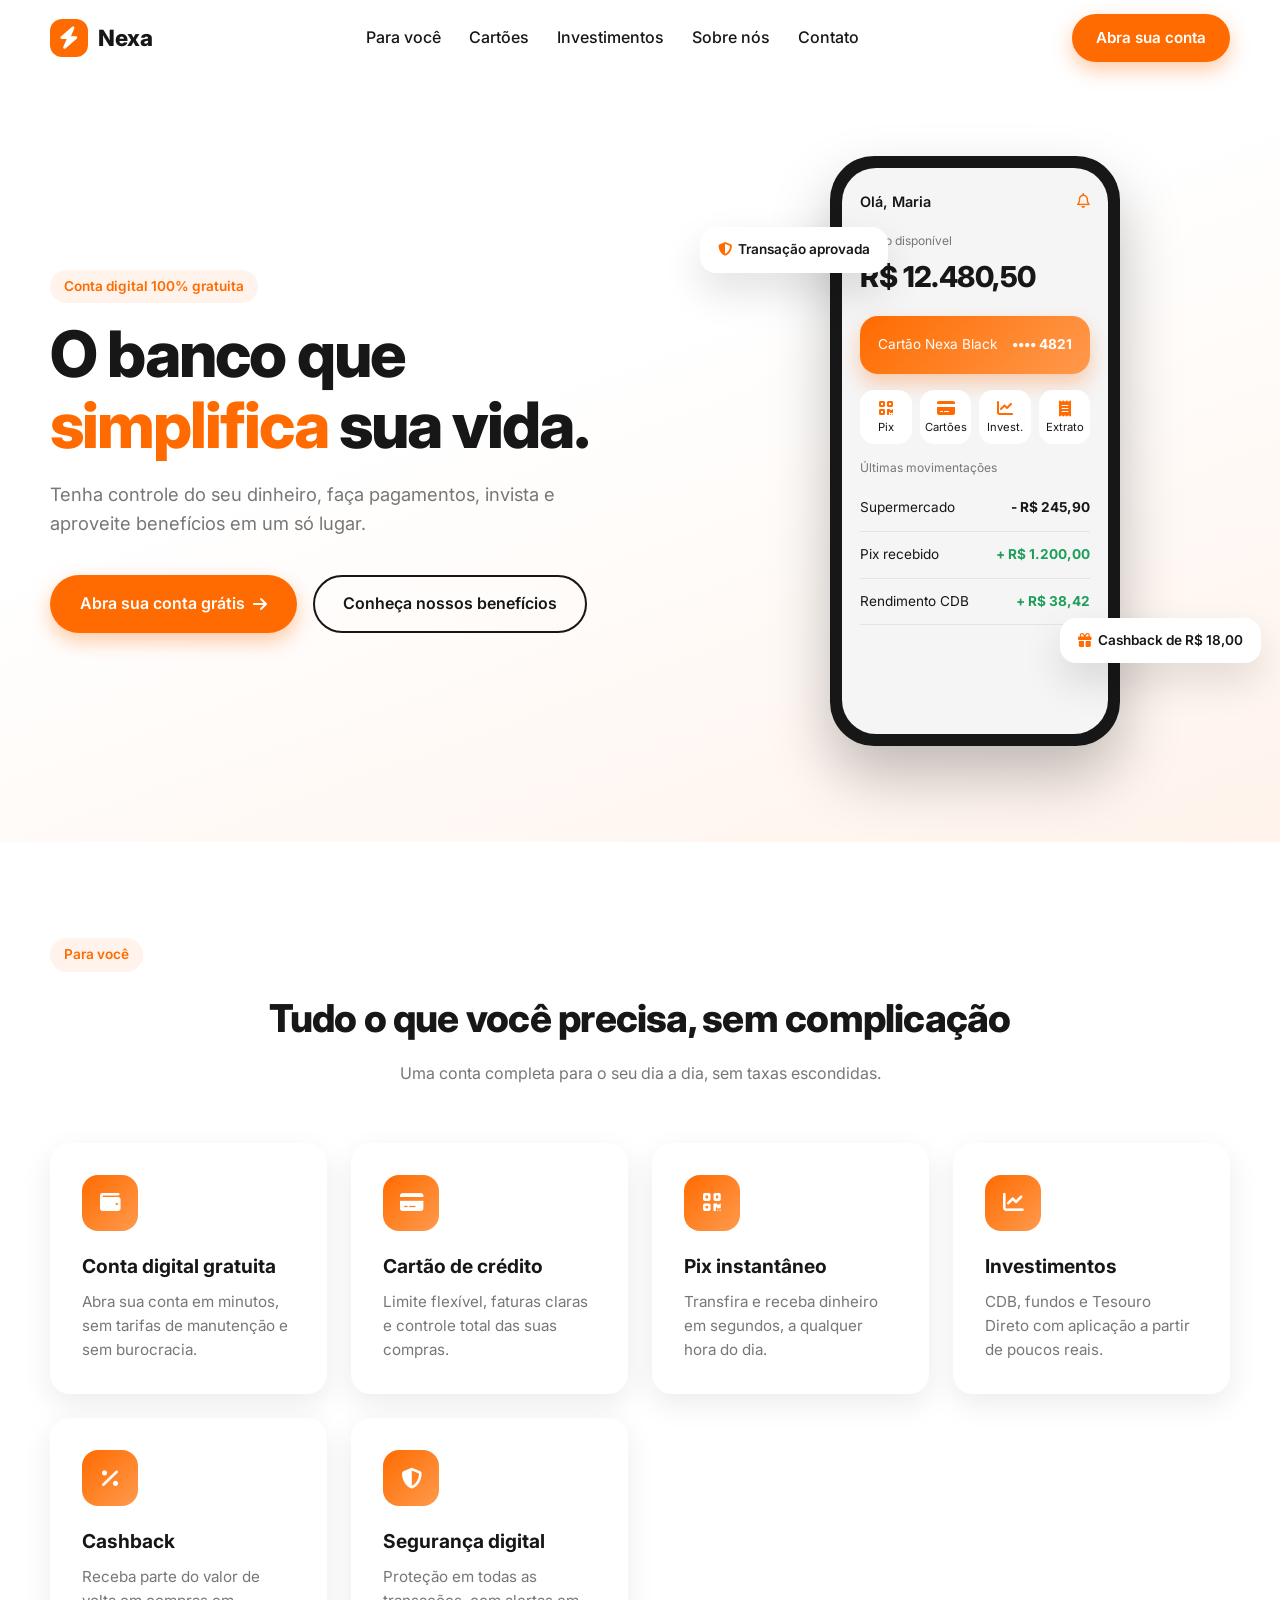
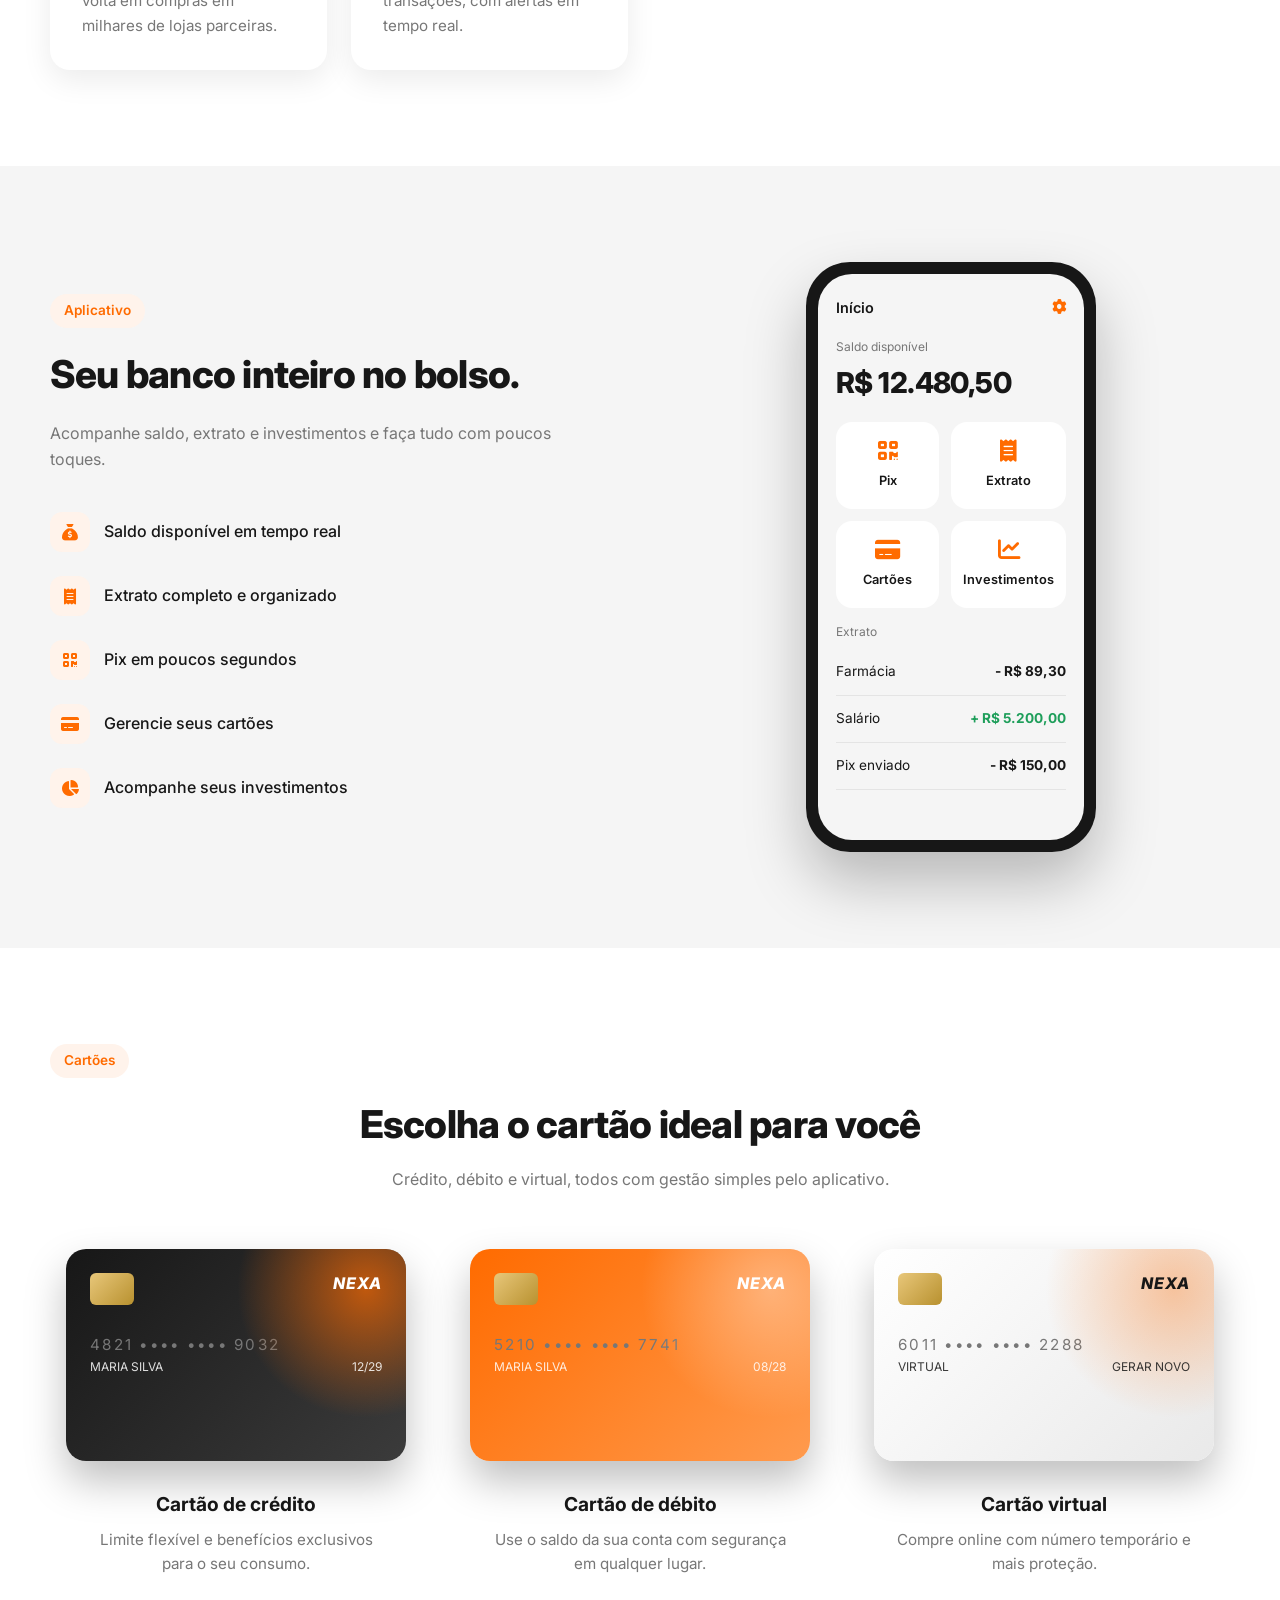
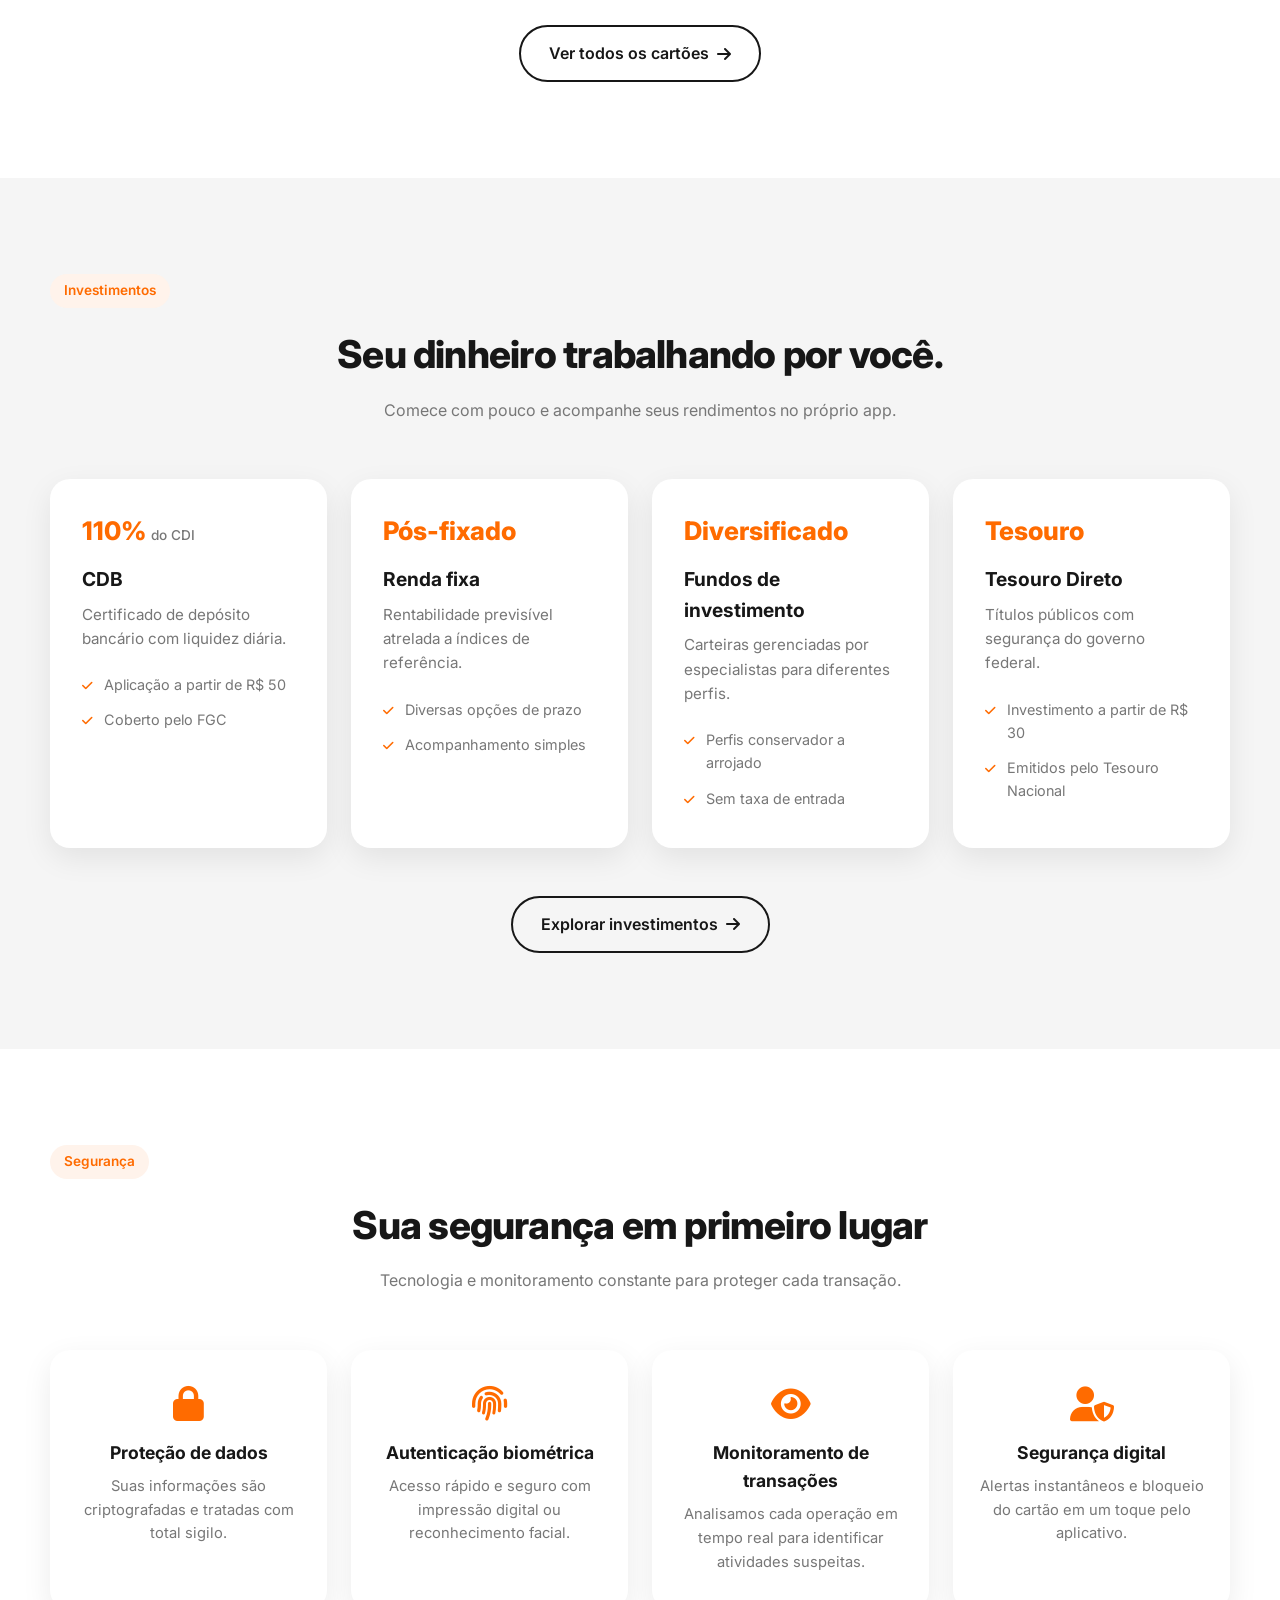
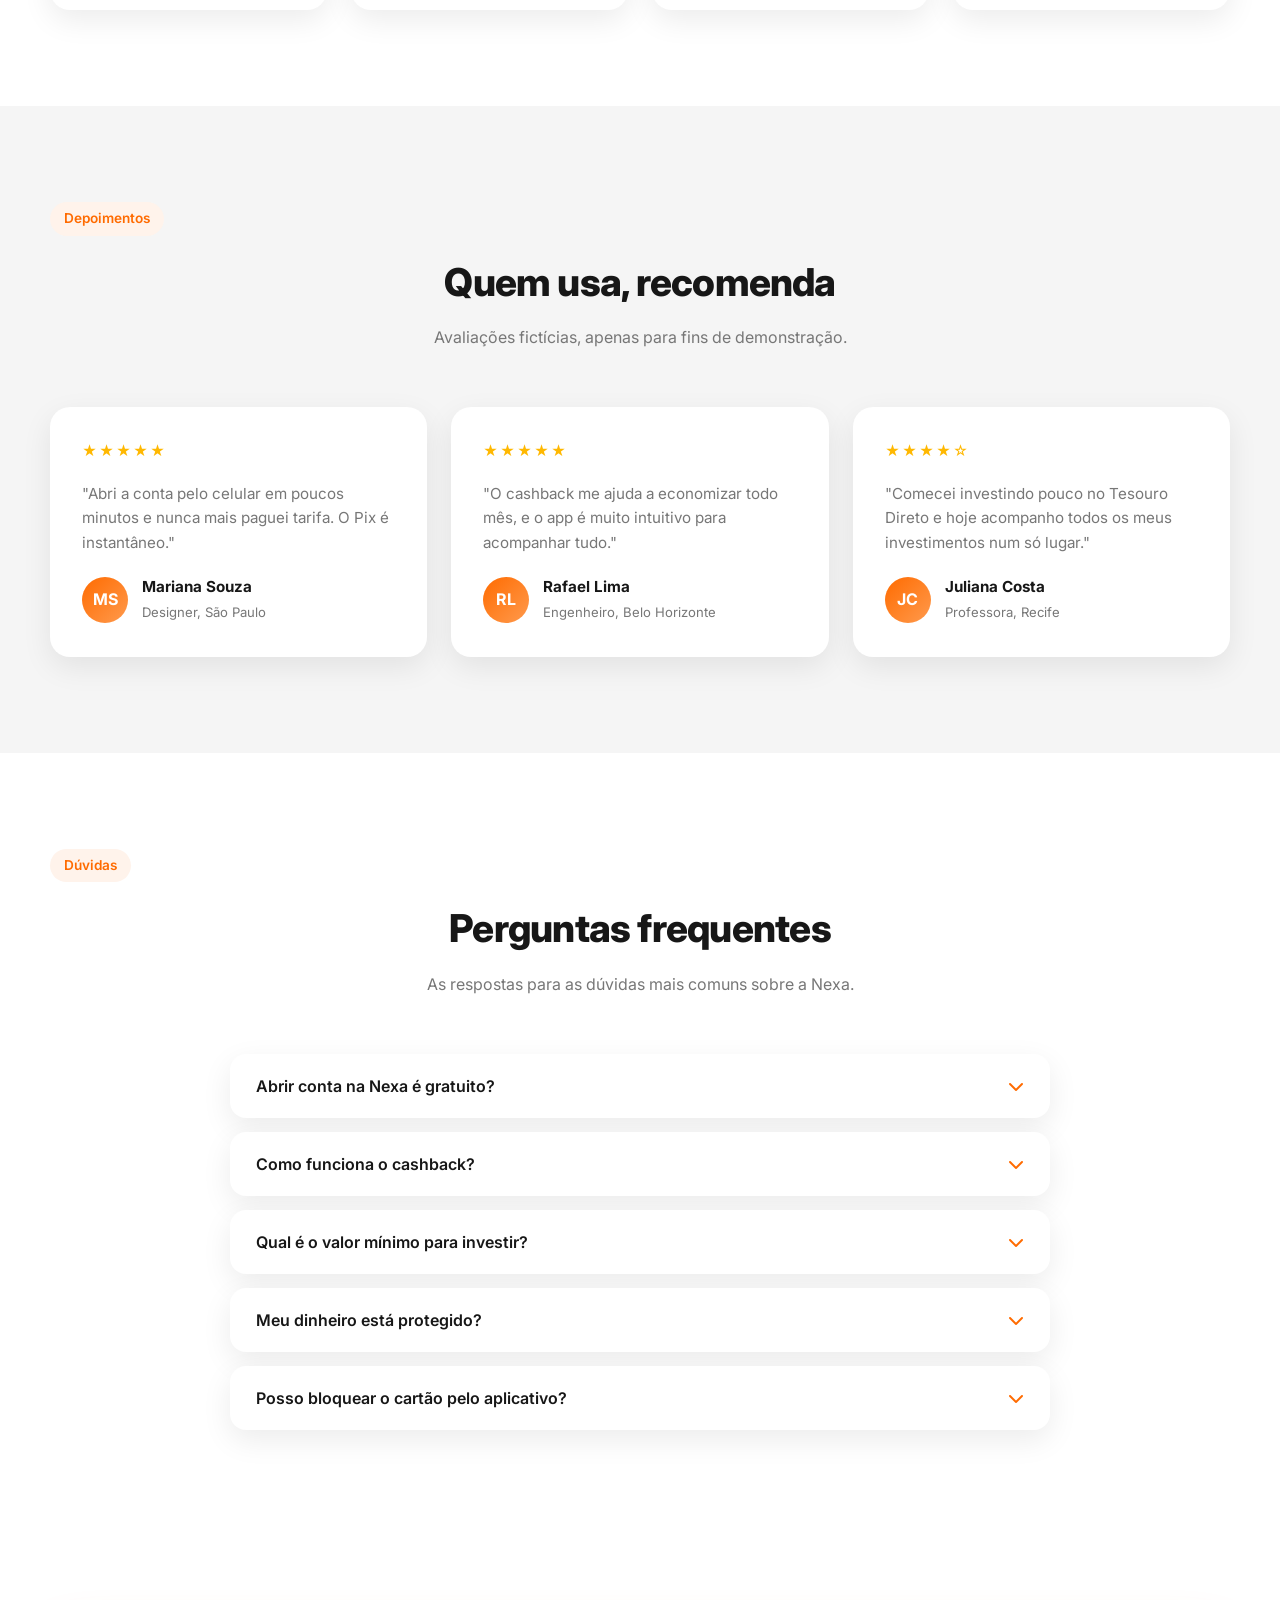
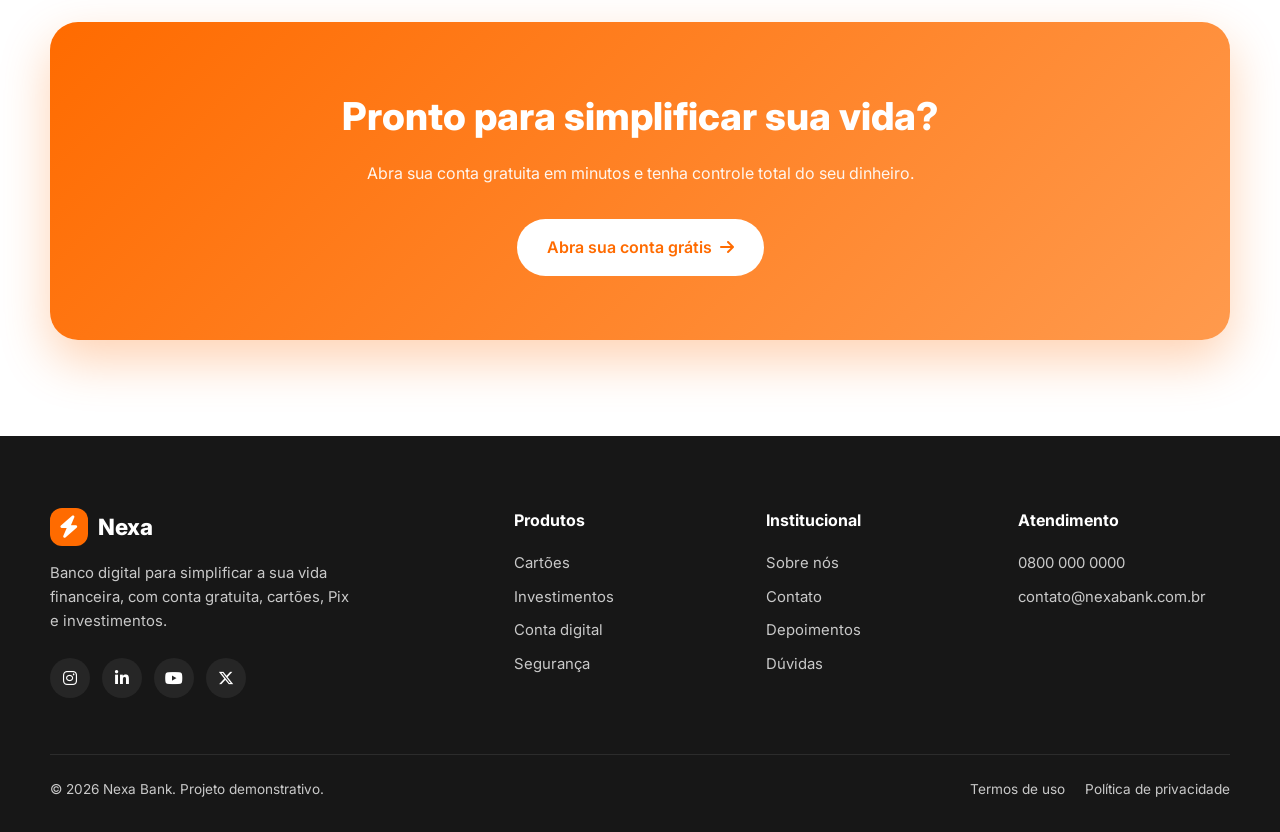
<file: index.html>
<!DOCTYPE html>
<html lang="pt-BR">
<head>
  <meta charset="UTF-8">
  <meta name="viewport" content="width=device-width, initial-scale=1.0">
  <meta name="description" content="Nexa Bank: conta digital gratuita, cartões, Pix, investimentos e cashback em um só lugar.">
  <title>Nexa Bank | O banco que simplifica sua vida</title>
  <link rel="preconnect" href="https://fonts.googleapis.com">
  <link rel="preconnect" href="https://fonts.gstatic.com" crossorigin>
  <link href="https://fonts.googleapis.com/css2?family=Inter:wght@400;500;600;700;800&display=swap" rel="stylesheet">
  <link rel="stylesheet" href="https://cdnjs.cloudflare.com/ajax/libs/font-awesome/6.5.1/css/all.min.css">
  <link rel="stylesheet" href="css/style.css">
  <link rel="stylesheet" href="css/header.css">
  <link rel="stylesheet" href="css/hero.css">
  <link rel="stylesheet" href="css/beneficios.css">
  <link rel="stylesheet" href="css/cartoes.css">
  <link rel="stylesheet" href="css/investimentos.css">
  <link rel="stylesheet" href="css/depoimentos.css">
  <link rel="stylesheet" href="css/faq.css">
  <link rel="stylesheet" href="css/footer.css">
  <link rel="stylesheet" href="css/responsive.css">
</head>
<body>

  <header class="header">
    <div class="container header__inner">
      <a href="index.html" class="logo">
        <span class="logo__icon"><i class="fa-solid fa-bolt"></i></span>Nexa
      </a>
      <nav class="nav" aria-label="Navegação principal">
        <ul class="nav__list">
          <li><a href="#para-voce" class="nav__link">Para você</a></li>
          <li><a href="pages/cartoes.html" class="nav__link">Cartões</a></li>
          <li><a href="pages/investimentos.html" class="nav__link">Investimentos</a></li>
          <li><a href="pages/sobre.html" class="nav__link">Sobre nós</a></li>
          <li><a href="pages/contato.html" class="nav__link">Contato</a></li>
        </ul>
      </nav>
      <div class="header__actions">
        <a href="pages/contato.html" class="btn btn-primary">Abra sua conta</a>
        <button class="menu-toggle" aria-label="Abrir menu" aria-expanded="false">
          <i class="fa-solid fa-bars"></i>
        </button>
      </div>
    </div>
  </header>

  <main>
    <!-- HERO -->
    <section class="hero" id="inicio">
      <div class="container hero__inner">
        <div class="hero__content reveal">
          <span class="tag">Conta digital 100% gratuita</span>
          <h1>O banco que <span>simplifica</span> sua vida.</h1>
          <p class="hero__text">Tenha controle do seu dinheiro, faça pagamentos, invista e aproveite benefícios em um só lugar.</p>
          <div class="hero__buttons">
            <a href="pages/contato.html" class="btn btn-primary">Abra sua conta grátis <i class="fa-solid fa-arrow-right"></i></a>
            <a href="#para-voce" class="btn btn-outline">Conheça nossos benefícios</a>
          </div>
        </div>

        <div class="hero__visual reveal">
          <div class="phone">
            <div class="phone__screen">
              <div class="phone__top"><span>Olá, Maria</span><i class="fa-regular fa-bell"></i></div>
              <p class="phone__label">Saldo disponível</p>
              <p class="phone__balance">R$ 12.480,50</p>
              <div class="phone__card"><span>Cartão Nexa Black</span><strong>•••• 4821</strong></div>
              <div class="phone__actions">
                <button><i class="fa-solid fa-qrcode"></i>Pix</button>
                <button><i class="fa-solid fa-credit-card"></i>Cartões</button>
                <button><i class="fa-solid fa-chart-line"></i>Invest.</button>
                <button><i class="fa-solid fa-receipt"></i>Extrato</button>
              </div>
              <p class="phone__label">Últimas movimentações</p>
              <ul class="phone__list">
                <li><span>Supermercado</span><b>- R$ 245,90</b></li>
                <li><span>Pix recebido</span><b class="pos">+ R$ 1.200,00</b></li>
                <li><span>Rendimento CDB</span><b class="pos">+ R$ 38,42</b></li>
              </ul>
            </div>
          </div>
          <div class="float-badge float-badge--1"><i class="fa-solid fa-shield-halved"></i>Transação aprovada</div>
          <div class="float-badge float-badge--2"><i class="fa-solid fa-gift"></i>Cashback de R$ 18,00</div>
        </div>
      </div>
    </section>

    <!-- BENEFÍCIOS -->
    <section id="para-voce">
      <div class="container">
        <span class="tag reveal">Para você</span>
        <h2 class="section-title reveal">Tudo o que você precisa, sem complicação</h2>
        <p class="section-subtitle reveal">Uma conta completa para o seu dia a dia, sem taxas escondidas.</p>
        <div class="beneficios__grid">
          <article class="card reveal">
            <div class="icon-box"><i class="fa-solid fa-wallet"></i></div>
            <h3>Conta digital gratuita</h3>
            <p>Abra sua conta em minutos, sem tarifas de manutenção e sem burocracia.</p>
          </article>
          <article class="card reveal">
            <div class="icon-box"><i class="fa-solid fa-credit-card"></i></div>
            <h3>Cartão de crédito</h3>
            <p>Limite flexível, faturas claras e controle total das suas compras.</p>
          </article>
          <article class="card reveal">
            <div class="icon-box"><i class="fa-solid fa-qrcode"></i></div>
            <h3>Pix instantâneo</h3>
            <p>Transfira e receba dinheiro em segundos, a qualquer hora do dia.</p>
          </article>
          <article class="card reveal">
            <div class="icon-box"><i class="fa-solid fa-chart-line"></i></div>
            <h3>Investimentos</h3>
            <p>CDB, fundos e Tesouro Direto com aplicação a partir de poucos reais.</p>
          </article>
          <article class="card reveal">
            <div class="icon-box"><i class="fa-solid fa-percent"></i></div>
            <h3>Cashback</h3>
            <p>Receba parte do valor de volta em compras em milhares de lojas parceiras.</p>
          </article>
          <article class="card reveal">
            <div class="icon-box"><i class="fa-solid fa-shield-halved"></i></div>
            <h3>Segurança digital</h3>
            <p>Proteção em todas as transações, com alertas em tempo real.</p>
          </article>
        </div>
      </div>
    </section>

    <!-- APLICATIVO -->
    <section class="bg-cinza" id="app">
      <div class="container app__inner">
        <div class="app__text reveal">
          <span class="tag">Aplicativo</span>
          <h2>Seu banco inteiro no bolso.</h2>
          <p>Acompanhe saldo, extrato e investimentos e faça tudo com poucos toques.</p>
          <ul class="app__features">
            <li><i class="fa-solid fa-sack-dollar"></i>Saldo disponível em tempo real</li>
            <li><i class="fa-solid fa-receipt"></i>Extrato completo e organizado</li>
            <li><i class="fa-solid fa-qrcode"></i>Pix em poucos segundos</li>
            <li><i class="fa-solid fa-credit-card"></i>Gerencie seus cartões</li>
            <li><i class="fa-solid fa-chart-pie"></i>Acompanhe seus investimentos</li>
          </ul>
        </div>
        <div class="app__visual reveal">
          <div class="phone">
            <div class="phone__screen">
              <div class="phone__top"><span>Início</span><i class="fa-solid fa-gear"></i></div>
              <p class="phone__label">Saldo disponível</p>
              <p class="phone__balance">R$ 12.480,50</p>
              <div class="app-grid">
                <div><i class="fa-solid fa-qrcode"></i>Pix</div>
                <div><i class="fa-solid fa-receipt"></i>Extrato</div>
                <div><i class="fa-solid fa-credit-card"></i>Cartões</div>
                <div><i class="fa-solid fa-chart-line"></i>Investimentos</div>
              </div>
              <p class="phone__label">Extrato</p>
              <ul class="phone__list">
                <li><span>Farmácia</span><b>- R$ 89,30</b></li>
                <li><span>Salário</span><b class="pos">+ R$ 5.200,00</b></li>
                <li><span>Pix enviado</span><b>- R$ 150,00</b></li>
              </ul>
            </div>
          </div>
        </div>
      </div>
    </section>

    <!-- CARTÕES -->
    <section id="cartoes">
      <div class="container">
        <span class="tag reveal">Cartões</span>
        <h2 class="section-title reveal">Escolha o cartão ideal para você</h2>
        <p class="section-subtitle reveal">Crédito, débito e virtual, todos com gestão simples pelo aplicativo.</p>
        <div class="cartoes__grid">
          <div class="cartoes__item reveal">
            <div class="credit-card">
              <span class="credit-card__brand">NEXA</span>
              <div class="credit-card__chip"></div>
              <p class="credit-card__number">4821 •••• •••• 9032</p>
              <div class="credit-card__footer"><span>Maria Silva</span><span>12/29</span></div>
            </div>
            <h3>Cartão de crédito</h3>
            <p>Limite flexível e benefícios exclusivos para o seu consumo.</p>
          </div>
          <div class="cartoes__item reveal">
            <div class="credit-card credit-card--laranja">
              <span class="credit-card__brand">NEXA</span>
              <div class="credit-card__chip"></div>
              <p class="credit-card__number">5210 •••• •••• 7741</p>
              <div class="credit-card__footer"><span>Maria Silva</span><span>08/28</span></div>
            </div>
            <h3>Cartão de débito</h3>
            <p>Use o saldo da sua conta com segurança em qualquer lugar.</p>
          </div>
          <div class="cartoes__item reveal">
            <div class="credit-card credit-card--claro">
              <span class="credit-card__brand">NEXA</span>
              <div class="credit-card__chip"></div>
              <p class="credit-card__number">6011 •••• •••• 2288</p>
              <div class="credit-card__footer"><span>Virtual</span><span>Gerar novo</span></div>
            </div>
            <h3>Cartão virtual</h3>
            <p>Compre online com número temporário e mais proteção.</p>
          </div>
        </div>
        <div class="section-cta reveal">
          <a href="pages/cartoes.html" class="btn btn-outline">Ver todos os cartões <i class="fa-solid fa-arrow-right"></i></a>
        </div>
      </div>
    </section>

    <!-- INVESTIMENTOS -->
    <section class="bg-cinza" id="investimentos">
      <div class="container">
        <span class="tag reveal">Investimentos</span>
        <h2 class="section-title reveal">Seu dinheiro trabalhando por você.</h2>
        <p class="section-subtitle reveal">Comece com pouco e acompanhe seus rendimentos no próprio app.</p>
        <div class="investimentos__grid">
          <article class="card invest-card reveal">
            <span class="invest-card__rate">110% <small>do CDI</small></span>
            <h3>CDB</h3>
            <p>Certificado de depósito bancário com liquidez diária.</p>
            <ul><li>Aplicação a partir de R$ 50</li><li>Coberto pelo FGC</li></ul>
          </article>
          <article class="card invest-card reveal">
            <span class="invest-card__rate">Pós-fixado</span>
            <h3>Renda fixa</h3>
            <p>Rentabilidade previsível atrelada a índices de referência.</p>
            <ul><li>Diversas opções de prazo</li><li>Acompanhamento simples</li></ul>
          </article>
          <article class="card invest-card reveal">
            <span class="invest-card__rate">Diversificado</span>
            <h3>Fundos de investimento</h3>
            <p>Carteiras gerenciadas por especialistas para diferentes perfis.</p>
            <ul><li>Perfis conservador a arrojado</li><li>Sem taxa de entrada</li></ul>
          </article>
          <article class="card invest-card reveal">
            <span class="invest-card__rate">Tesouro</span>
            <h3>Tesouro Direto</h3>
            <p>Títulos públicos com segurança do governo federal.</p>
            <ul><li>Investimento a partir de R$ 30</li><li>Emitidos pelo Tesouro Nacional</li></ul>
          </article>
        </div>
        <div class="section-cta reveal">
          <a href="pages/investimentos.html" class="btn btn-outline">Explorar investimentos <i class="fa-solid fa-arrow-right"></i></a>
        </div>
      </div>
    </section>

    <!-- SEGURANÇA -->
    <section id="seguranca">
      <div class="container">
        <span class="tag reveal">Segurança</span>
        <h2 class="section-title reveal">Sua segurança em primeiro lugar</h2>
        <p class="section-subtitle reveal">Tecnologia e monitoramento constante para proteger cada transação.</p>
        <div class="seguranca__grid">
          <div class="seguranca__item reveal">
            <i class="fa-solid fa-lock"></i>
            <h3>Proteção de dados</h3>
            <p>Suas informações são criptografadas e tratadas com total sigilo.</p>
          </div>
          <div class="seguranca__item reveal">
            <i class="fa-solid fa-fingerprint"></i>
            <h3>Autenticação biométrica</h3>
            <p>Acesso rápido e seguro com impressão digital ou reconhecimento facial.</p>
          </div>
          <div class="seguranca__item reveal">
            <i class="fa-solid fa-eye"></i>
            <h3>Monitoramento de transações</h3>
            <p>Analisamos cada operação em tempo real para identificar atividades suspeitas.</p>
          </div>
          <div class="seguranca__item reveal">
            <i class="fa-solid fa-user-shield"></i>
            <h3>Segurança digital</h3>
            <p>Alertas instantâneos e bloqueio do cartão em um toque pelo aplicativo.</p>
          </div>
        </div>
      </div>
    </section>

    <!-- DEPOIMENTOS -->
    <section class="bg-cinza" id="depoimentos">
      <div class="container">
        <span class="tag reveal">Depoimentos</span>
        <h2 class="section-title reveal">Quem usa, recomenda</h2>
        <p class="section-subtitle reveal">Avaliações fictícias, apenas para fins de demonstração.</p>
        <div class="depoimentos__grid">
          <article class="card depo-card reveal">
            <div class="depo-card__stars">★★★★★</div>
            <p class="depo-card__text">"Abri a conta pelo celular em poucos minutos e nunca mais paguei tarifa. O Pix é instantâneo."</p>
            <div class="depo-card__author"><div class="depo-card__avatar">MS</div><div><strong>Mariana Souza</strong><span>Designer, São Paulo</span></div></div>
          </article>
          <article class="card depo-card reveal">
            <div class="depo-card__stars">★★★★★</div>
            <p class="depo-card__text">"O cashback me ajuda a economizar todo mês, e o app é muito intuitivo para acompanhar tudo."</p>
            <div class="depo-card__author"><div class="depo-card__avatar">RL</div><div><strong>Rafael Lima</strong><span>Engenheiro, Belo Horizonte</span></div></div>
          </article>
          <article class="card depo-card reveal">
            <div class="depo-card__stars">★★★★☆</div>
            <p class="depo-card__text">"Comecei investindo pouco no Tesouro Direto e hoje acompanho todos os meus investimentos num só lugar."</p>
            <div class="depo-card__author"><div class="depo-card__avatar">JC</div><div><strong>Juliana Costa</strong><span>Professora, Recife</span></div></div>
          </article>
        </div>
      </div>
    </section>

    <!-- FAQ -->
    <section id="faq">
      <div class="container">
        <span class="tag reveal">Dúvidas</span>
        <h2 class="section-title reveal">Perguntas frequentes</h2>
        <p class="section-subtitle reveal">As respostas para as dúvidas mais comuns sobre a Nexa.</p>
        <div class="faq__list">
          <div class="faq-item reveal">
            <button class="faq-question" aria-expanded="false">Abrir conta na Nexa é gratuito? <i class="fa-solid fa-chevron-down"></i></button>
            <div class="faq-answer"><p>Sim. A conta digital não possui tarifa de manutenção e a abertura é feita totalmente pelo aplicativo.</p></div>
          </div>
          <div class="faq-item reveal">
            <button class="faq-question" aria-expanded="false">Como funciona o cashback? <i class="fa-solid fa-chevron-down"></i></button>
            <div class="faq-answer"><p>Parte do valor das compras em lojas parceiras é devolvida na sua conta. Os percentuais variam conforme o parceiro.</p></div>
          </div>
          <div class="faq-item reveal">
            <button class="faq-question" aria-expanded="false">Qual é o valor mínimo para investir? <i class="fa-solid fa-chevron-down"></i></button>
            <div class="faq-answer"><p>Os valores variam por produto. Em geral, o investimento inicial começa a partir de R$ 30 no Tesouro Direto e R$ 50 em CDBs.</p></div>
          </div>
          <div class="faq-item reveal">
            <button class="faq-question" aria-expanded="false">Meu dinheiro está protegido? <i class="fa-solid fa-chevron-down"></i></button>
            <div class="faq-answer"><p>Depósitos em conta e CDBs elegíveis contam com a cobertura do FGC, conforme os limites estabelecidos pela regulamentação vigente.</p></div>
          </div>
          <div class="faq-item reveal">
            <button class="faq-question" aria-expanded="false">Posso bloquear o cartão pelo aplicativo? <i class="fa-solid fa-chevron-down"></i></button>
            <div class="faq-answer"><p>Sim. Em um toque você bloqueia ou desbloqueia seu cartão, físico ou virtual, a qualquer momento.</p></div>
          </div>
        </div>
      </div>
    </section>

    <!-- CHAMADA FINAL -->
    <section>
      <div class="container">
        <div class="cta-band reveal">
          <h2>Pronto para simplificar sua vida?</h2>
          <p>Abra sua conta gratuita em minutos e tenha controle total do seu dinheiro.</p>
          <a href="pages/contato.html" class="btn btn-primary">Abra sua conta grátis <i class="fa-solid fa-arrow-right"></i></a>
        </div>
      </div>
    </section>
  </main>

  <footer class="footer">
    <div class="container">
      <div class="footer__grid">
        <div>
          <a href="index.html" class="logo"><span class="logo__icon"><i class="fa-solid fa-bolt"></i></span>Nexa</a>
          <p class="footer__about">Banco digital para simplificar a sua vida financeira, com conta gratuita, cartões, Pix e investimentos.</p>
          <div class="footer__social">
            <a href="#" aria-label="Instagram"><i class="fa-brands fa-instagram"></i></a>
            <a href="#" aria-label="LinkedIn"><i class="fa-brands fa-linkedin-in"></i></a>
            <a href="#" aria-label="YouTube"><i class="fa-brands fa-youtube"></i></a>
            <a href="#" aria-label="X"><i class="fa-brands fa-x-twitter"></i></a>
          </div>
        </div>
        <div>
          <h4>Produtos</h4>
          <ul class="footer__links">
            <li><a href="pages/cartoes.html">Cartões</a></li>
            <li><a href="pages/investimentos.html">Investimentos</a></li>
            <li><a href="#para-voce">Conta digital</a></li>
            <li><a href="#seguranca">Segurança</a></li>
          </ul>
        </div>
        <div>
          <h4>Institucional</h4>
          <ul class="footer__links">
            <li><a href="pages/sobre.html">Sobre nós</a></li>
            <li><a href="pages/contato.html">Contato</a></li>
            <li><a href="#depoimentos">Depoimentos</a></li>
            <li><a href="#faq">Dúvidas</a></li>
          </ul>
        </div>
        <div>
          <h4>Atendimento</h4>
          <ul class="footer__links">
            <li><a href="#">0800 000 0000</a></li>
            <li><a href="#">contato@nexabank.com.br</a></li>
          </ul>
        </div>
      </div>
      <div class="footer__bottom">
        <p>&copy; <span id="ano"></span> Nexa Bank. Projeto demonstrativo.</p>
        <nav>
          <a href="#">Termos de uso</a>
          <a href="#">Política de privacidade</a>
        </nav>
      </div>
    </div>
  </footer>

  <script src="js/menu.js"></script>
  <script src="js/animations.js"></script>
  <script src="js/faq.js"></script>
  <script src="js/main.js"></script>
</body>
</html>
</file>
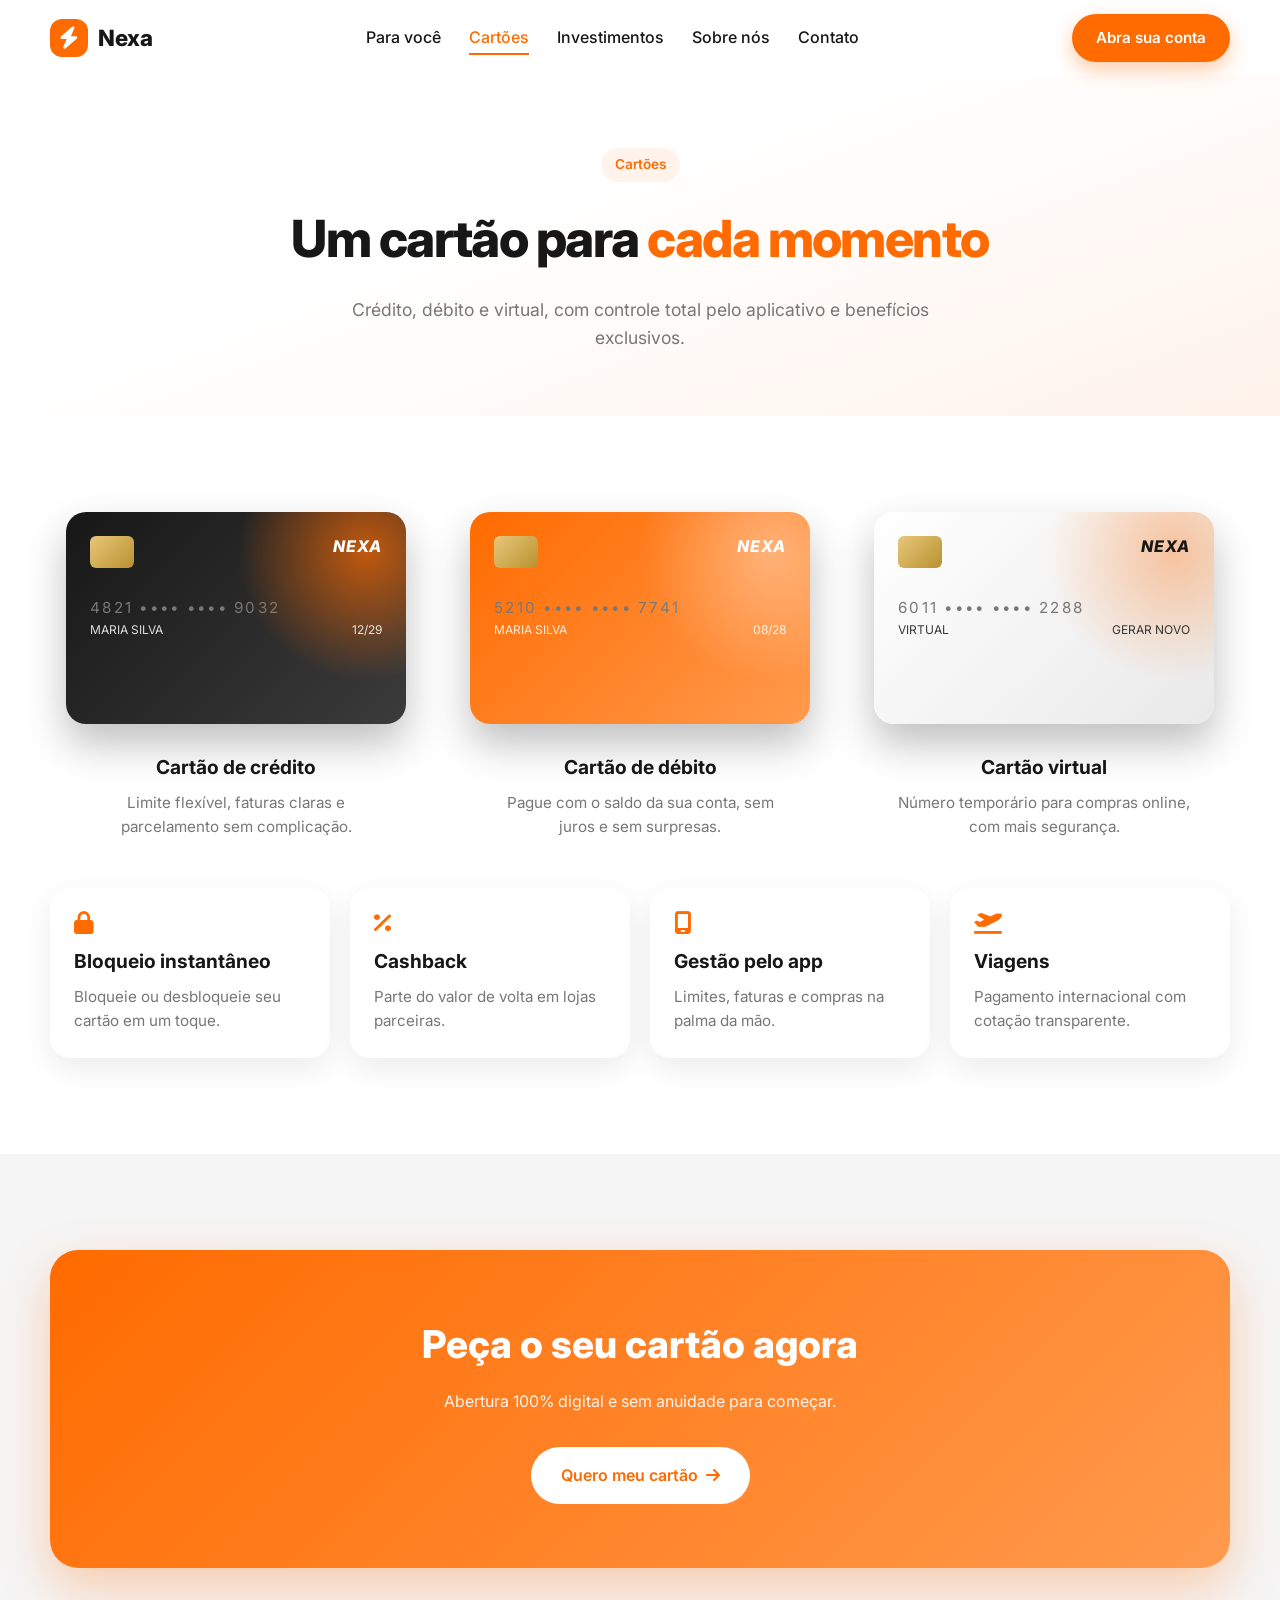
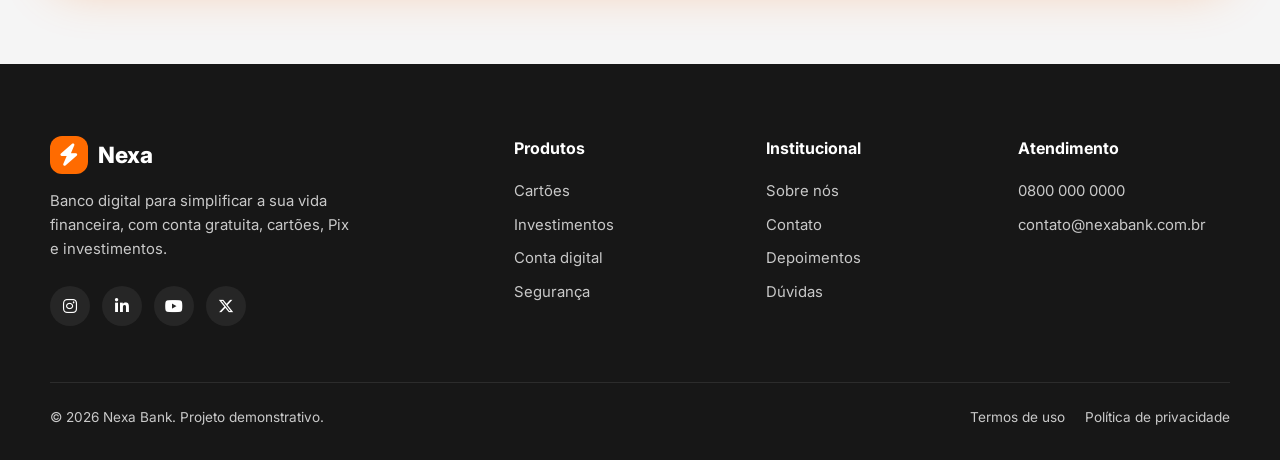
<file: pages/cartoes.html>
<!DOCTYPE html>
<html lang="pt-BR">
<head>
  <meta charset="UTF-8">
  <meta name="viewport" content="width=device-width, initial-scale=1.0">
  <title>Cartões | Nexa Bank</title>
  <link rel="preconnect" href="https://fonts.googleapis.com">
  <link rel="preconnect" href="https://fonts.gstatic.com" crossorigin>
  <link href="https://fonts.googleapis.com/css2?family=Inter:wght@400;500;600;700;800&display=swap" rel="stylesheet">
  <link rel="stylesheet" href="https://cdnjs.cloudflare.com/ajax/libs/font-awesome/6.5.1/css/all.min.css">
  <link rel="stylesheet" href="../css/style.css">
  <link rel="stylesheet" href="../css/header.css">
  <link rel="stylesheet" href="../css/hero.css">
  <link rel="stylesheet" href="../css/beneficios.css">
  <link rel="stylesheet" href="../css/cartoes.css">
  <link rel="stylesheet" href="../css/investimentos.css">
  <link rel="stylesheet" href="../css/depoimentos.css">
  <link rel="stylesheet" href="../css/faq.css">
  <link rel="stylesheet" href="../css/footer.css">
  <link rel="stylesheet" href="../css/responsive.css">
</head>
<body>
  <header class="header">
    <div class="container header__inner">
      <a href="../index.html" class="logo"><span class="logo__icon"><i class="fa-solid fa-bolt"></i></span>Nexa</a>
      <nav class="nav" aria-label="Navegação principal">
        <ul class="nav__list">
          <li><a href="../index.html#para-voce" class="nav__link">Para você</a></li>
          <li><a href="cartoes.html" class="nav__link">Cartões</a></li>
          <li><a href="investimentos.html" class="nav__link">Investimentos</a></li>
          <li><a href="sobre.html" class="nav__link">Sobre nós</a></li>
          <li><a href="contato.html" class="nav__link">Contato</a></li>
        </ul>
      </nav>
      <div class="header__actions">
        <a href="contato.html" class="btn btn-primary">Abra sua conta</a>
        <button class="menu-toggle" aria-label="Abrir menu" aria-expanded="false"><i class="fa-solid fa-bars"></i></button>
      </div>
    </div>
  </header>
  <main>
    <section class="page-hero">
      <div class="container reveal">
        <span class="tag">Cartões</span>
        <h1>Um cartão para <span>cada momento</span></h1>
        <p>Crédito, débito e virtual, com controle total pelo aplicativo e benefícios exclusivos.</p>
      </div>
    </section>

    <section>
      <div class="container">
        <div class="cartoes__grid">
          <div class="cartoes__item reveal">
            <div class="credit-card">
              <span class="credit-card__brand">NEXA</span><div class="credit-card__chip"></div>
              <p class="credit-card__number">4821 •••• •••• 9032</p>
              <div class="credit-card__footer"><span>Maria Silva</span><span>12/29</span></div>
            </div>
            <h3>Cartão de crédito</h3>
            <p>Limite flexível, faturas claras e parcelamento sem complicação.</p>
          </div>
          <div class="cartoes__item reveal">
            <div class="credit-card credit-card--laranja">
              <span class="credit-card__brand">NEXA</span><div class="credit-card__chip"></div>
              <p class="credit-card__number">5210 •••• •••• 7741</p>
              <div class="credit-card__footer"><span>Maria Silva</span><span>08/28</span></div>
            </div>
            <h3>Cartão de débito</h3>
            <p>Pague com o saldo da sua conta, sem juros e sem surpresas.</p>
          </div>
          <div class="cartoes__item reveal">
            <div class="credit-card credit-card--claro">
              <span class="credit-card__brand">NEXA</span><div class="credit-card__chip"></div>
              <p class="credit-card__number">6011 •••• •••• 2288</p>
              <div class="credit-card__footer"><span>Virtual</span><span>Gerar novo</span></div>
            </div>
            <h3>Cartão virtual</h3>
            <p>Número temporário para compras online, com mais segurança.</p>
          </div>
        </div>

        <div class="cartoes__beneficios">
          <div class="card reveal"><i class="fa-solid fa-lock"></i><h3>Bloqueio instantâneo</h3><p>Bloqueie ou desbloqueie seu cartão em um toque.</p></div>
          <div class="card reveal"><i class="fa-solid fa-percent"></i><h3>Cashback</h3><p>Parte do valor de volta em lojas parceiras.</p></div>
          <div class="card reveal"><i class="fa-solid fa-mobile-screen"></i><h3>Gestão pelo app</h3><p>Limites, faturas e compras na palma da mão.</p></div>
          <div class="card reveal"><i class="fa-solid fa-plane-departure"></i><h3>Viagens</h3><p>Pagamento internacional com cotação transparente.</p></div>
        </div>
      </div>
    </section>

    <section class="bg-cinza">
      <div class="container">
        <div class="cta-band reveal">
          <h2>Peça o seu cartão agora</h2>
          <p>Abertura 100% digital e sem anuidade para começar.</p>
          <a href="contato.html" class="btn btn-primary">Quero meu cartão <i class="fa-solid fa-arrow-right"></i></a>
        </div>
      </div>
    </section>
  </main>
  </main>

  <footer class="footer">
    <div class="container">
      <div class="footer__grid">
        <div>
          <a href="../index.html" class="logo"><span class="logo__icon"><i class="fa-solid fa-bolt"></i></span>Nexa</a>
          <p class="footer__about">Banco digital para simplificar a sua vida financeira, com conta gratuita, cartões, Pix e investimentos.</p>
          <div class="footer__social">
            <a href="#" aria-label="Instagram"><i class="fa-brands fa-instagram"></i></a>
            <a href="#" aria-label="LinkedIn"><i class="fa-brands fa-linkedin-in"></i></a>
            <a href="#" aria-label="YouTube"><i class="fa-brands fa-youtube"></i></a>
            <a href="#" aria-label="X"><i class="fa-brands fa-x-twitter"></i></a>
          </div>
        </div>
        <div>
          <h4>Produtos</h4>
          <ul class="footer__links">
            <li><a href="cartoes.html">Cartões</a></li>
            <li><a href="investimentos.html">Investimentos</a></li>
            <li><a href="../index.html#para-voce">Conta digital</a></li>
            <li><a href="../index.html#seguranca">Segurança</a></li>
          </ul>
        </div>
        <div>
          <h4>Institucional</h4>
          <ul class="footer__links">
            <li><a href="sobre.html">Sobre nós</a></li>
            <li><a href="contato.html">Contato</a></li>
            <li><a href="../index.html#depoimentos">Depoimentos</a></li>
            <li><a href="../index.html#faq">Dúvidas</a></li>
          </ul>
        </div>
        <div>
          <h4>Atendimento</h4>
          <ul class="footer__links">
            <li><a href="#">0800 000 0000</a></li>
            <li><a href="#">contato@nexabank.com.br</a></li>
          </ul>
        </div>
      </div>
      <div class="footer__bottom">
        <p>&copy; <span id="ano"></span> Nexa Bank. Projeto demonstrativo.</p>
        <nav>
          <a href="#">Termos de uso</a>
          <a href="#">Política de privacidade</a>
        </nav>
      </div>
    </div>
  </footer>

  <script src="../js/menu.js"></script>
  <script src="../js/animations.js"></script>
  <script src="../js/faq.js"></script>
  <script src="../js/main.js"></script>
</body>
</html>
</file>
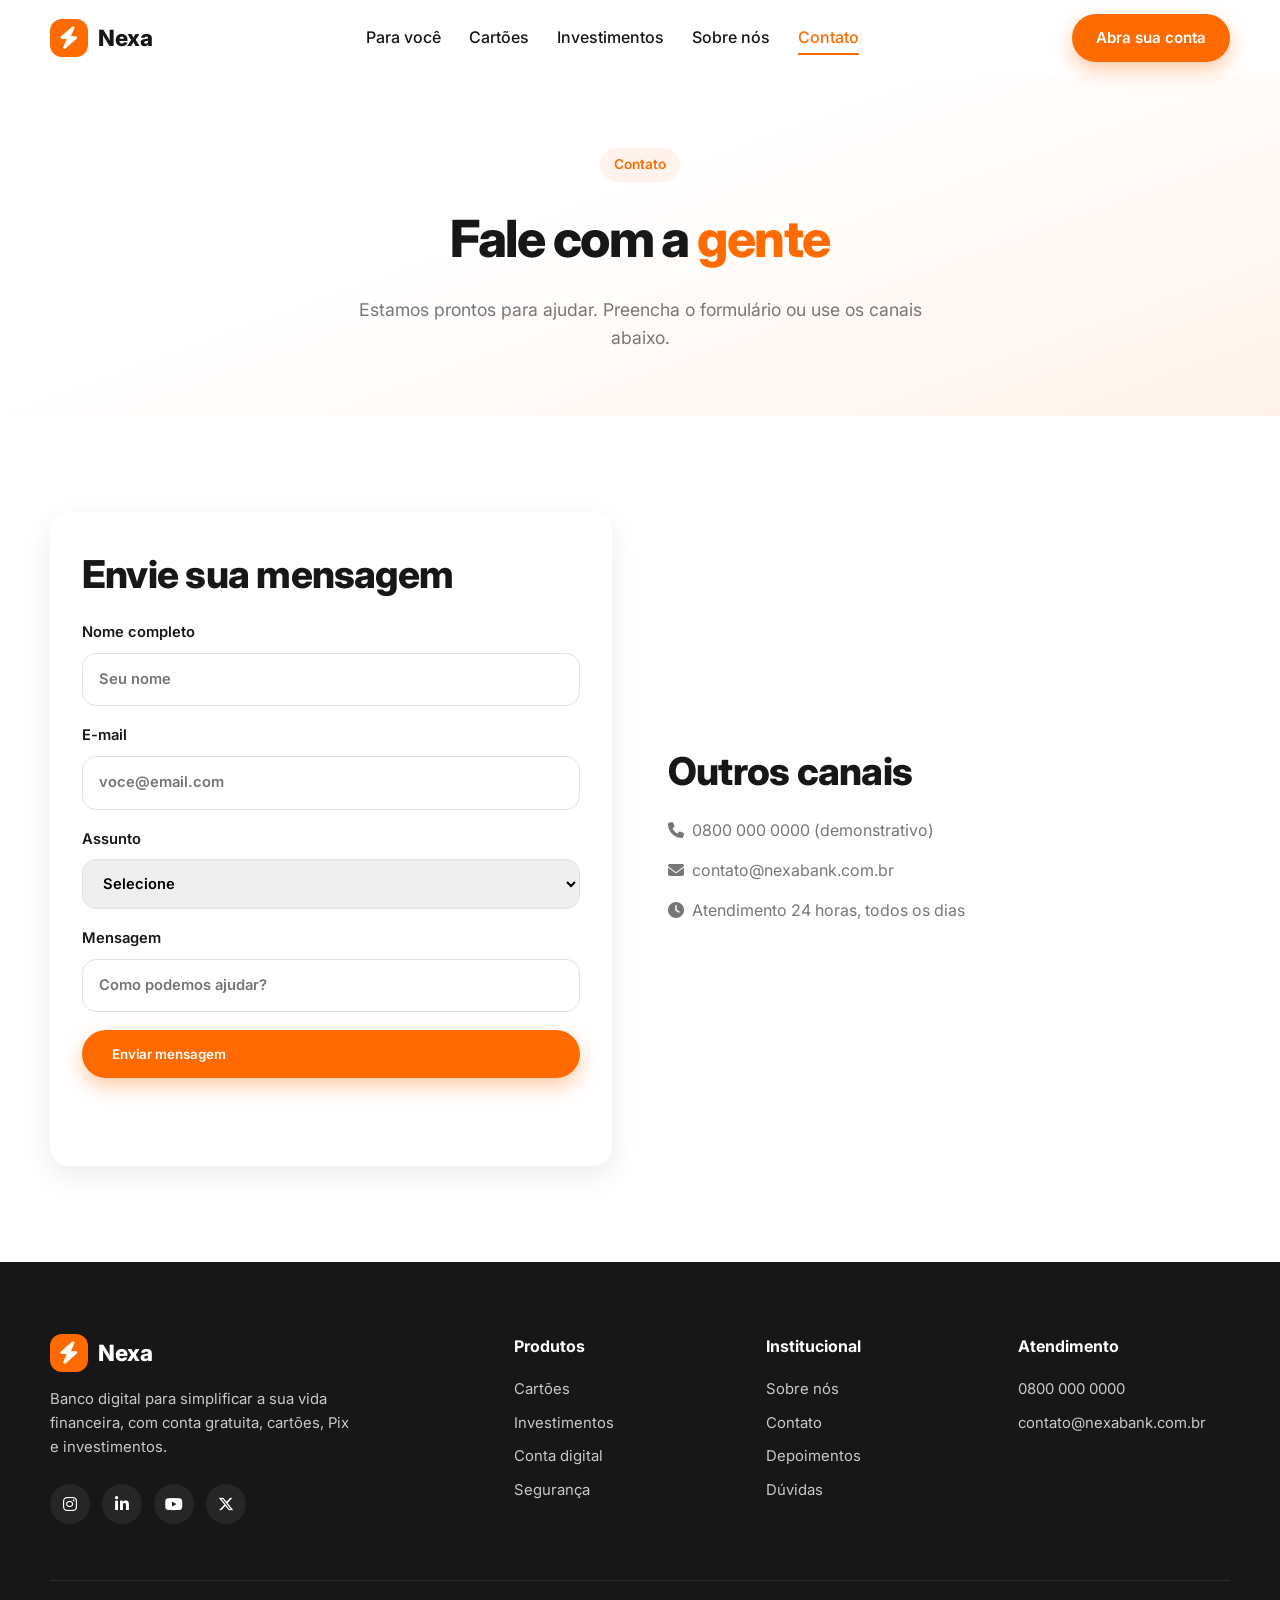
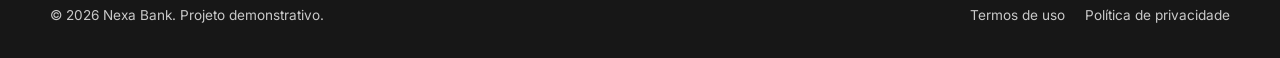
<file: pages/contato.html>
<!DOCTYPE html>
<html lang="pt-BR">
<head>
  <meta charset="UTF-8">
  <meta name="viewport" content="width=device-width, initial-scale=1.0">
  <title>Contato | Nexa Bank</title>
  <link rel="preconnect" href="https://fonts.googleapis.com">
  <link rel="preconnect" href="https://fonts.gstatic.com" crossorigin>
  <link href="https://fonts.googleapis.com/css2?family=Inter:wght@400;500;600;700;800&display=swap" rel="stylesheet">
  <link rel="stylesheet" href="https://cdnjs.cloudflare.com/ajax/libs/font-awesome/6.5.1/css/all.min.css">
  <link rel="stylesheet" href="../css/style.css">
  <link rel="stylesheet" href="../css/header.css">
  <link rel="stylesheet" href="../css/hero.css">
  <link rel="stylesheet" href="../css/beneficios.css">
  <link rel="stylesheet" href="../css/cartoes.css">
  <link rel="stylesheet" href="../css/investimentos.css">
  <link rel="stylesheet" href="../css/depoimentos.css">
  <link rel="stylesheet" href="../css/faq.css">
  <link rel="stylesheet" href="../css/footer.css">
  <link rel="stylesheet" href="../css/responsive.css">
</head>
<body>
  <header class="header">
    <div class="container header__inner">
      <a href="../index.html" class="logo"><span class="logo__icon"><i class="fa-solid fa-bolt"></i></span>Nexa</a>
      <nav class="nav" aria-label="Navegação principal">
        <ul class="nav__list">
          <li><a href="../index.html#para-voce" class="nav__link">Para você</a></li>
          <li><a href="cartoes.html" class="nav__link">Cartões</a></li>
          <li><a href="investimentos.html" class="nav__link">Investimentos</a></li>
          <li><a href="sobre.html" class="nav__link">Sobre nós</a></li>
          <li><a href="contato.html" class="nav__link">Contato</a></li>
        </ul>
      </nav>
      <div class="header__actions">
        <a href="contato.html" class="btn btn-primary">Abra sua conta</a>
        <button class="menu-toggle" aria-label="Abrir menu" aria-expanded="false"><i class="fa-solid fa-bars"></i></button>
      </div>
    </div>
  </header>
  <main>
    <section class="page-hero">
      <div class="container reveal">
        <span class="tag">Contato</span>
        <h1>Fale com a <span>gente</span></h1>
        <p>Estamos prontos para ajudar. Preencha o formulário ou use os canais abaixo.</p>
      </div>
    </section>

    <section>
      <div class="container split">
        <div class="card reveal">
          <h2 class="card-titulo">Envie sua mensagem</h2>
          <form class="form-demo" data-demo-form>
            <label>Nome completo
              <input type="text" name="nome" placeholder="Seu nome" required>
            </label>
            <label>E-mail
              <input type="email" name="email" placeholder="voce@email.com" required>
            </label>
            <label>Assunto
              <select name="assunto" required>
                <option value="">Selecione</option>
                <option>Abrir conta</option>
                <option>Cartões</option>
                <option>Investimentos</option>
                <option>Outros assuntos</option>
              </select>
            </label>
            <label>Mensagem
              <input type="text" name="mensagem" placeholder="Como podemos ajudar?">
            </label>
            <button type="submit" class="btn btn-primary">Enviar mensagem</button>
            <p class="form-feedback" aria-live="polite"></p>
          </form>
        </div>

        <div class="reveal">
          <h2>Outros canais</h2>
          <p><i class="fa-solid fa-phone"></i>&nbsp; 0800 000 0000 (demonstrativo)</p>
          <p><i class="fa-solid fa-envelope"></i>&nbsp; contato@nexabank.com.br</p>
          <p><i class="fa-solid fa-clock"></i>&nbsp; Atendimento 24 horas, todos os dias</p>
        </div>
      </div>
    </section>
  </main>
  </main>

  <footer class="footer">
    <div class="container">
      <div class="footer__grid">
        <div>
          <a href="../index.html" class="logo"><span class="logo__icon"><i class="fa-solid fa-bolt"></i></span>Nexa</a>
          <p class="footer__about">Banco digital para simplificar a sua vida financeira, com conta gratuita, cartões, Pix e investimentos.</p>
          <div class="footer__social">
            <a href="#" aria-label="Instagram"><i class="fa-brands fa-instagram"></i></a>
            <a href="#" aria-label="LinkedIn"><i class="fa-brands fa-linkedin-in"></i></a>
            <a href="#" aria-label="YouTube"><i class="fa-brands fa-youtube"></i></a>
            <a href="#" aria-label="X"><i class="fa-brands fa-x-twitter"></i></a>
          </div>
        </div>
        <div>
          <h4>Produtos</h4>
          <ul class="footer__links">
            <li><a href="cartoes.html">Cartões</a></li>
            <li><a href="investimentos.html">Investimentos</a></li>
            <li><a href="../index.html#para-voce">Conta digital</a></li>
            <li><a href="../index.html#seguranca">Segurança</a></li>
          </ul>
        </div>
        <div>
          <h4>Institucional</h4>
          <ul class="footer__links">
            <li><a href="sobre.html">Sobre nós</a></li>
            <li><a href="contato.html">Contato</a></li>
            <li><a href="../index.html#depoimentos">Depoimentos</a></li>
            <li><a href="../index.html#faq">Dúvidas</a></li>
          </ul>
        </div>
        <div>
          <h4>Atendimento</h4>
          <ul class="footer__links">
            <li><a href="#">0800 000 0000</a></li>
            <li><a href="#">contato@nexabank.com.br</a></li>
          </ul>
        </div>
      </div>
      <div class="footer__bottom">
        <p>&copy; <span id="ano"></span> Nexa Bank. Projeto demonstrativo.</p>
        <nav>
          <a href="#">Termos de uso</a>
          <a href="#">Política de privacidade</a>
        </nav>
      </div>
    </div>
  </footer>

  <script src="../js/menu.js"></script>
  <script src="../js/animations.js"></script>
  <script src="../js/faq.js"></script>
  <script src="../js/main.js"></script>
</body>
</html>
</file>
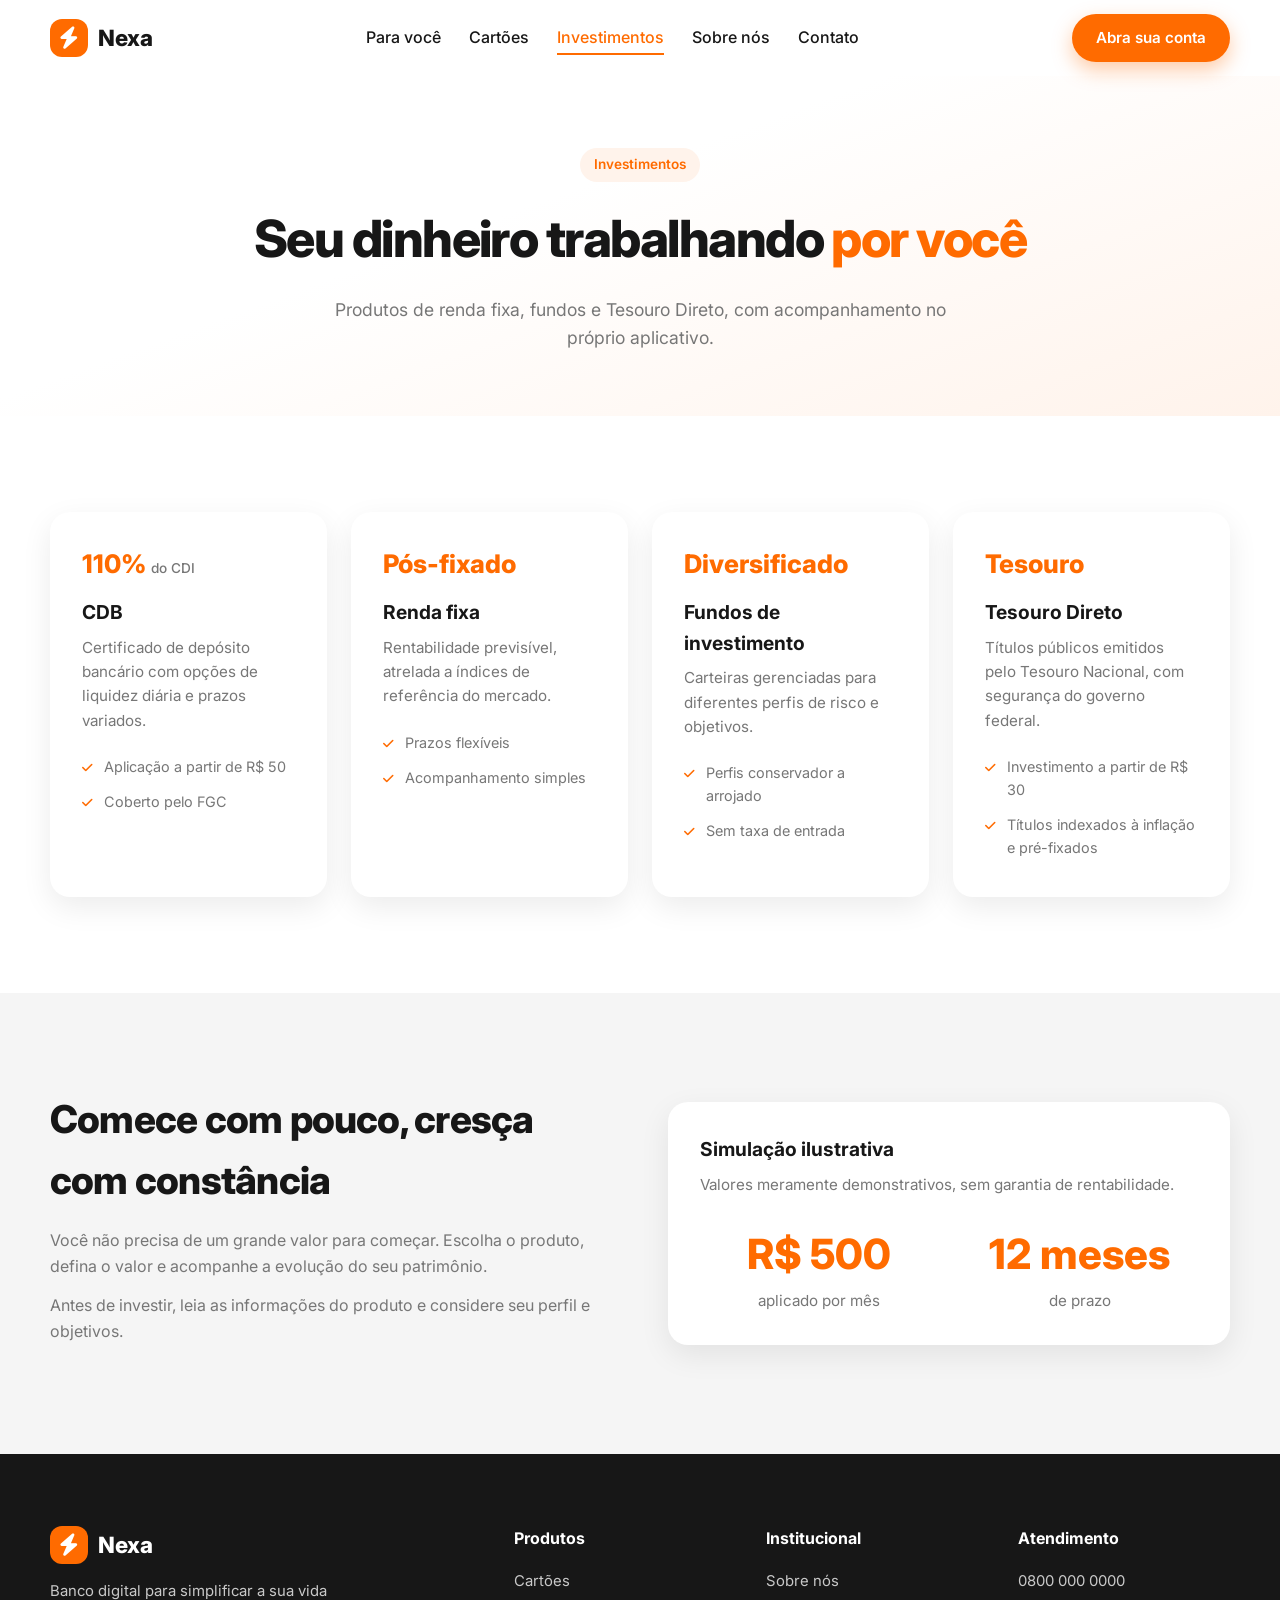
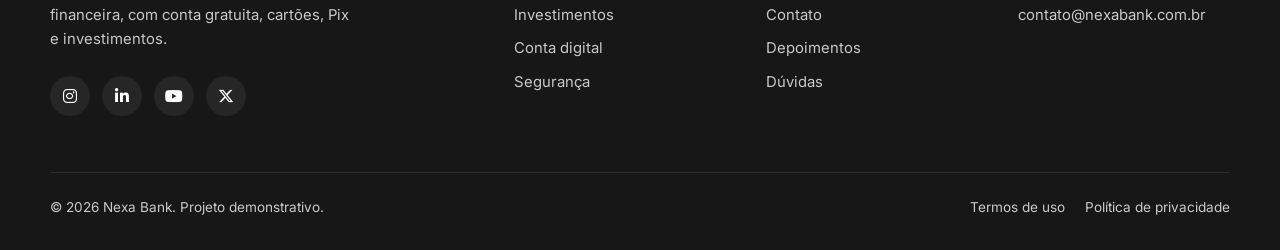
<file: pages/investimentos.html>
<!DOCTYPE html>
<html lang="pt-BR">
<head>
  <meta charset="UTF-8">
  <meta name="viewport" content="width=device-width, initial-scale=1.0">
  <title>Investimentos | Nexa Bank</title>
  <link rel="preconnect" href="https://fonts.googleapis.com">
  <link rel="preconnect" href="https://fonts.gstatic.com" crossorigin>
  <link href="https://fonts.googleapis.com/css2?family=Inter:wght@400;500;600;700;800&display=swap" rel="stylesheet">
  <link rel="stylesheet" href="https://cdnjs.cloudflare.com/ajax/libs/font-awesome/6.5.1/css/all.min.css">
  <link rel="stylesheet" href="../css/style.css">
  <link rel="stylesheet" href="../css/header.css">
  <link rel="stylesheet" href="../css/hero.css">
  <link rel="stylesheet" href="../css/beneficios.css">
  <link rel="stylesheet" href="../css/cartoes.css">
  <link rel="stylesheet" href="../css/investimentos.css">
  <link rel="stylesheet" href="../css/depoimentos.css">
  <link rel="stylesheet" href="../css/faq.css">
  <link rel="stylesheet" href="../css/footer.css">
  <link rel="stylesheet" href="../css/responsive.css">
</head>
<body>
  <header class="header">
    <div class="container header__inner">
      <a href="../index.html" class="logo"><span class="logo__icon"><i class="fa-solid fa-bolt"></i></span>Nexa</a>
      <nav class="nav" aria-label="Navegação principal">
        <ul class="nav__list">
          <li><a href="../index.html#para-voce" class="nav__link">Para você</a></li>
          <li><a href="cartoes.html" class="nav__link">Cartões</a></li>
          <li><a href="investimentos.html" class="nav__link">Investimentos</a></li>
          <li><a href="sobre.html" class="nav__link">Sobre nós</a></li>
          <li><a href="contato.html" class="nav__link">Contato</a></li>
        </ul>
      </nav>
      <div class="header__actions">
        <a href="contato.html" class="btn btn-primary">Abra sua conta</a>
        <button class="menu-toggle" aria-label="Abrir menu" aria-expanded="false"><i class="fa-solid fa-bars"></i></button>
      </div>
    </div>
  </header>
  <main>
    <section class="page-hero">
      <div class="container reveal">
        <span class="tag">Investimentos</span>
        <h1>Seu dinheiro trabalhando <span>por você</span></h1>
        <p>Produtos de renda fixa, fundos e Tesouro Direto, com acompanhamento no próprio aplicativo.</p>
      </div>
    </section>

    <section>
      <div class="container">
        <div class="investimentos__grid">
          <article class="card invest-card reveal">
            <span class="invest-card__rate">110% <small>do CDI</small></span>
            <h3>CDB</h3>
            <p>Certificado de depósito bancário com opções de liquidez diária e prazos variados.</p>
            <ul><li>Aplicação a partir de R$ 50</li><li>Coberto pelo FGC</li></ul>
          </article>
          <article class="card invest-card reveal">
            <span class="invest-card__rate">Pós-fixado</span>
            <h3>Renda fixa</h3>
            <p>Rentabilidade previsível, atrelada a índices de referência do mercado.</p>
            <ul><li>Prazos flexíveis</li><li>Acompanhamento simples</li></ul>
          </article>
          <article class="card invest-card reveal">
            <span class="invest-card__rate">Diversificado</span>
            <h3>Fundos de investimento</h3>
            <p>Carteiras gerenciadas para diferentes perfis de risco e objetivos.</p>
            <ul><li>Perfis conservador a arrojado</li><li>Sem taxa de entrada</li></ul>
          </article>
          <article class="card invest-card reveal">
            <span class="invest-card__rate">Tesouro</span>
            <h3>Tesouro Direto</h3>
            <p>Títulos públicos emitidos pelo Tesouro Nacional, com segurança do governo federal.</p>
            <ul><li>Investimento a partir de R$ 30</li><li>Títulos indexados à inflação e pré-fixados</li></ul>
          </article>
        </div>
      </div>
    </section>

    <section class="bg-cinza">
      <div class="container split">
        <div class="reveal">
          <h2>Comece com pouco, cresça com constância</h2>
          <p>Você não precisa de um grande valor para começar. Escolha o produto, defina o valor e acompanhe a evolução do seu patrimônio.</p>
          <p>Antes de investir, leia as informações do produto e considere seu perfil e objetivos.</p>
        </div>
        <div class="card reveal">
          <h3>Simulação ilustrativa</h3>
          <p>Valores meramente demonstrativos, sem garantia de rentabilidade.</p>
          <div class="stats stats--espaco">
            <div><strong>R$ 500</strong><span>aplicado por mês</span></div>
            <div><strong>12 meses</strong><span>de prazo</span></div>
          </div>
        </div>
      </div>
    </section>
  </main>
  </main>

  <footer class="footer">
    <div class="container">
      <div class="footer__grid">
        <div>
          <a href="../index.html" class="logo"><span class="logo__icon"><i class="fa-solid fa-bolt"></i></span>Nexa</a>
          <p class="footer__about">Banco digital para simplificar a sua vida financeira, com conta gratuita, cartões, Pix e investimentos.</p>
          <div class="footer__social">
            <a href="#" aria-label="Instagram"><i class="fa-brands fa-instagram"></i></a>
            <a href="#" aria-label="LinkedIn"><i class="fa-brands fa-linkedin-in"></i></a>
            <a href="#" aria-label="YouTube"><i class="fa-brands fa-youtube"></i></a>
            <a href="#" aria-label="X"><i class="fa-brands fa-x-twitter"></i></a>
          </div>
        </div>
        <div>
          <h4>Produtos</h4>
          <ul class="footer__links">
            <li><a href="cartoes.html">Cartões</a></li>
            <li><a href="investimentos.html">Investimentos</a></li>
            <li><a href="../index.html#para-voce">Conta digital</a></li>
            <li><a href="../index.html#seguranca">Segurança</a></li>
          </ul>
        </div>
        <div>
          <h4>Institucional</h4>
          <ul class="footer__links">
            <li><a href="sobre.html">Sobre nós</a></li>
            <li><a href="contato.html">Contato</a></li>
            <li><a href="../index.html#depoimentos">Depoimentos</a></li>
            <li><a href="../index.html#faq">Dúvidas</a></li>
          </ul>
        </div>
        <div>
          <h4>Atendimento</h4>
          <ul class="footer__links">
            <li><a href="#">0800 000 0000</a></li>
            <li><a href="#">contato@nexabank.com.br</a></li>
          </ul>
        </div>
      </div>
      <div class="footer__bottom">
        <p>&copy; <span id="ano"></span> Nexa Bank. Projeto demonstrativo.</p>
        <nav>
          <a href="#">Termos de uso</a>
          <a href="#">Política de privacidade</a>
        </nav>
      </div>
    </div>
  </footer>

  <script src="../js/menu.js"></script>
  <script src="../js/animations.js"></script>
  <script src="../js/faq.js"></script>
  <script src="../js/main.js"></script>
</body>
</html>
</file>
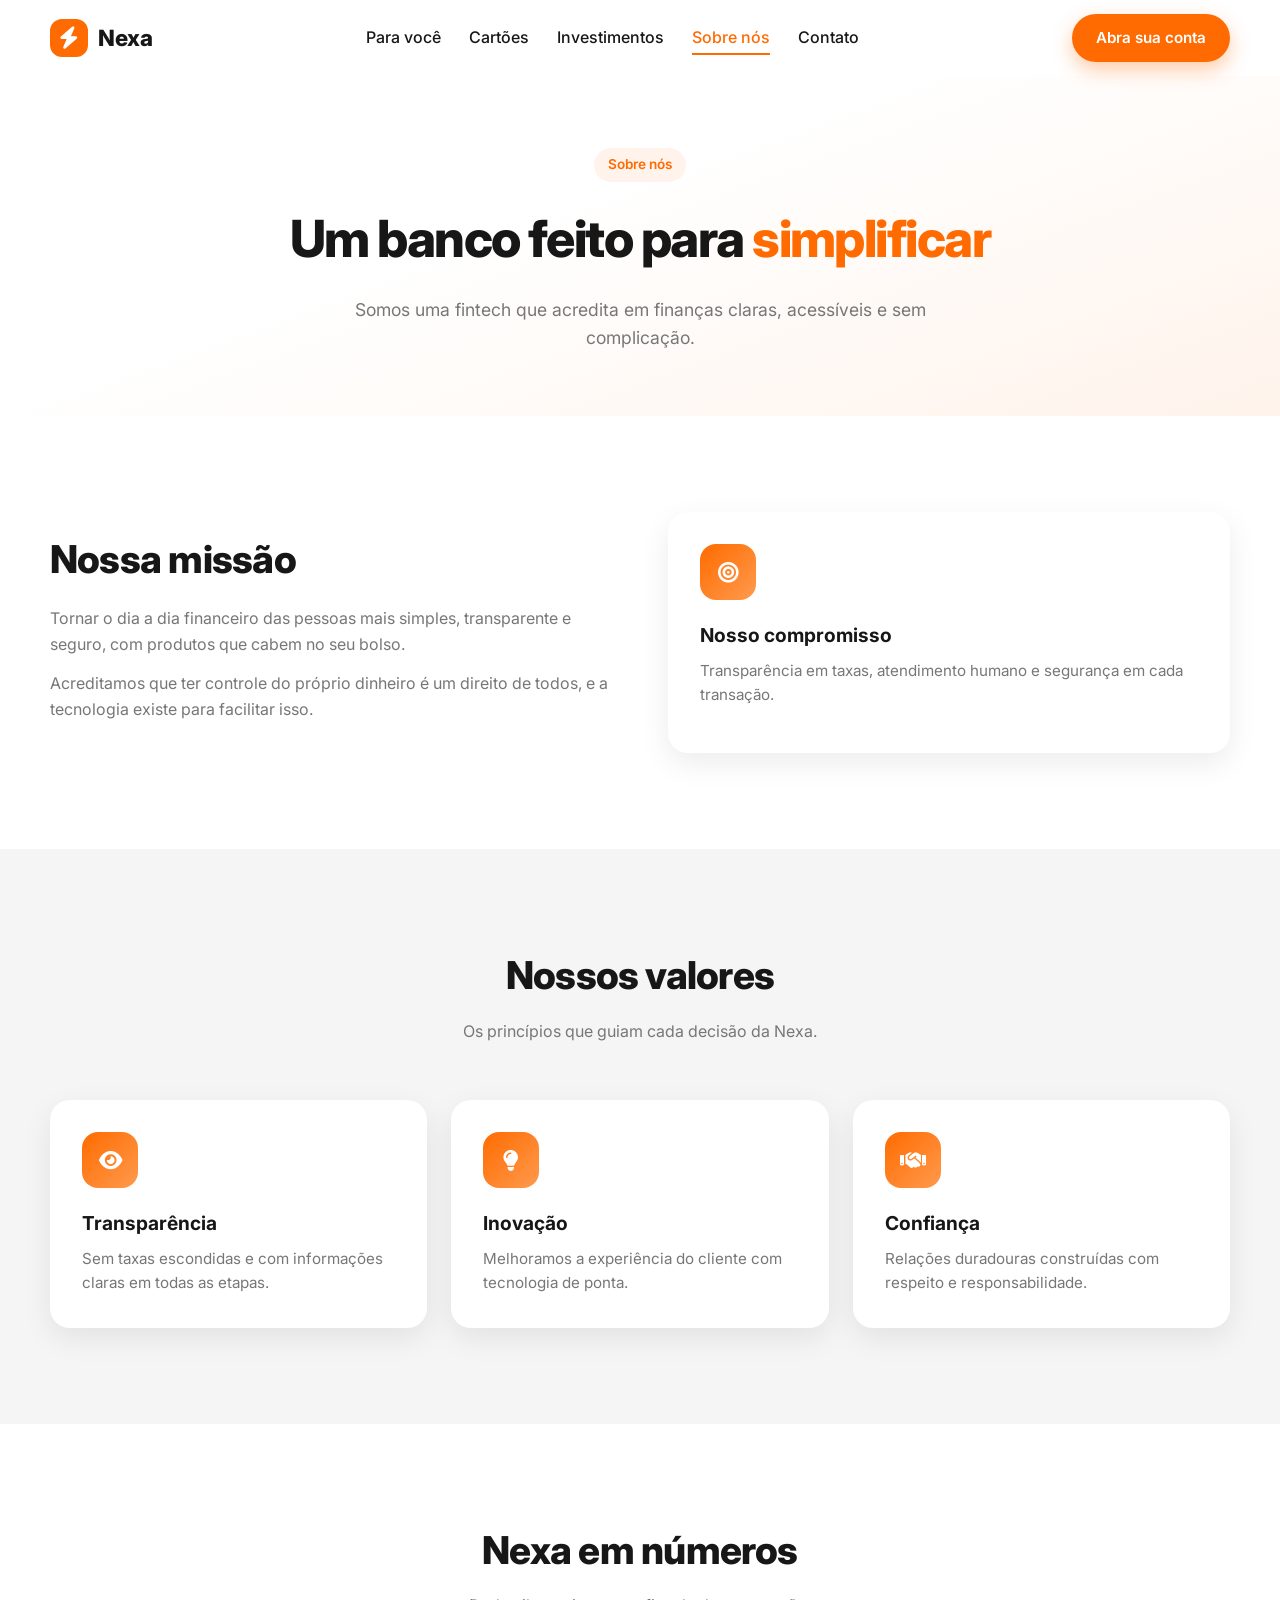
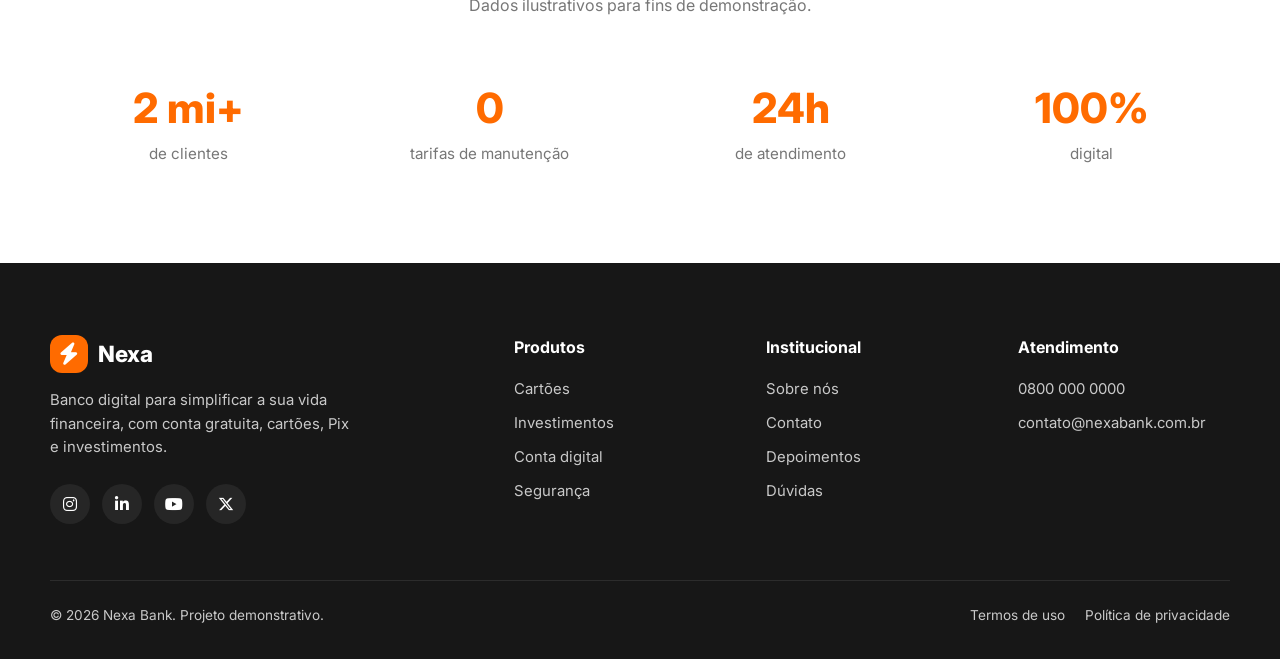
<file: pages/sobre.html>
<!DOCTYPE html>
<html lang="pt-BR">
<head>
  <meta charset="UTF-8">
  <meta name="viewport" content="width=device-width, initial-scale=1.0">
  <title>Sobre nós | Nexa Bank</title>
  <link rel="preconnect" href="https://fonts.googleapis.com">
  <link rel="preconnect" href="https://fonts.gstatic.com" crossorigin>
  <link href="https://fonts.googleapis.com/css2?family=Inter:wght@400;500;600;700;800&display=swap" rel="stylesheet">
  <link rel="stylesheet" href="https://cdnjs.cloudflare.com/ajax/libs/font-awesome/6.5.1/css/all.min.css">
  <link rel="stylesheet" href="../css/style.css">
  <link rel="stylesheet" href="../css/header.css">
  <link rel="stylesheet" href="../css/hero.css">
  <link rel="stylesheet" href="../css/beneficios.css">
  <link rel="stylesheet" href="../css/cartoes.css">
  <link rel="stylesheet" href="../css/investimentos.css">
  <link rel="stylesheet" href="../css/depoimentos.css">
  <link rel="stylesheet" href="../css/faq.css">
  <link rel="stylesheet" href="../css/footer.css">
  <link rel="stylesheet" href="../css/responsive.css">
</head>
<body>
  <header class="header">
    <div class="container header__inner">
      <a href="../index.html" class="logo"><span class="logo__icon"><i class="fa-solid fa-bolt"></i></span>Nexa</a>
      <nav class="nav" aria-label="Navegação principal">
        <ul class="nav__list">
          <li><a href="../index.html#para-voce" class="nav__link">Para você</a></li>
          <li><a href="cartoes.html" class="nav__link">Cartões</a></li>
          <li><a href="investimentos.html" class="nav__link">Investimentos</a></li>
          <li><a href="sobre.html" class="nav__link">Sobre nós</a></li>
          <li><a href="contato.html" class="nav__link">Contato</a></li>
        </ul>
      </nav>
      <div class="header__actions">
        <a href="contato.html" class="btn btn-primary">Abra sua conta</a>
        <button class="menu-toggle" aria-label="Abrir menu" aria-expanded="false"><i class="fa-solid fa-bars"></i></button>
      </div>
    </div>
  </header>
  <main>
    <section class="page-hero">
      <div class="container reveal">
        <span class="tag">Sobre nós</span>
        <h1>Um banco feito para <span>simplificar</span></h1>
        <p>Somos uma fintech que acredita em finanças claras, acessíveis e sem complicação.</p>
      </div>
    </section>

    <section>
      <div class="container split">
        <div class="reveal">
          <h2>Nossa missão</h2>
          <p>Tornar o dia a dia financeiro das pessoas mais simples, transparente e seguro, com produtos que cabem no seu bolso.</p>
          <p>Acreditamos que ter controle do próprio dinheiro é um direito de todos, e a tecnologia existe para facilitar isso.</p>
        </div>
        <div class="card reveal">
          <div class="icon-box"><i class="fa-solid fa-bullseye"></i></div>
          <h3>Nosso compromisso</h3>
          <p>Transparência em taxas, atendimento humano e segurança em cada transação.</p>
        </div>
      </div>
    </section>

    <section class="bg-cinza">
      <div class="container">
        <h2 class="section-title reveal">Nossos valores</h2>
        <p class="section-subtitle reveal">Os princípios que guiam cada decisão da Nexa.</p>
        <div class="beneficios__grid">
          <article class="card reveal"><div class="icon-box"><i class="fa-solid fa-eye"></i></div><h3>Transparência</h3><p>Sem taxas escondidas e com informações claras em todas as etapas.</p></article>
          <article class="card reveal"><div class="icon-box"><i class="fa-solid fa-lightbulb"></i></div><h3>Inovação</h3><p>Melhoramos a experiência do cliente com tecnologia de ponta.</p></article>
          <article class="card reveal"><div class="icon-box"><i class="fa-solid fa-handshake"></i></div><h3>Confiança</h3><p>Relações duradouras construídas com respeito e responsabilidade.</p></article>
        </div>
      </div>
    </section>

    <section>
      <div class="container">
        <h2 class="section-title reveal">Nexa em números</h2>
        <p class="section-subtitle reveal">Dados ilustrativos para fins de demonstração.</p>
        <div class="stats reveal">
          <div><strong>2 mi+</strong><span>de clientes</span></div>
          <div><strong>0</strong><span>tarifas de manutenção</span></div>
          <div><strong>24h</strong><span>de atendimento</span></div>
          <div><strong>100%</strong><span>digital</span></div>
        </div>
      </div>
    </section>
  </main>
  </main>

  <footer class="footer">
    <div class="container">
      <div class="footer__grid">
        <div>
          <a href="../index.html" class="logo"><span class="logo__icon"><i class="fa-solid fa-bolt"></i></span>Nexa</a>
          <p class="footer__about">Banco digital para simplificar a sua vida financeira, com conta gratuita, cartões, Pix e investimentos.</p>
          <div class="footer__social">
            <a href="#" aria-label="Instagram"><i class="fa-brands fa-instagram"></i></a>
            <a href="#" aria-label="LinkedIn"><i class="fa-brands fa-linkedin-in"></i></a>
            <a href="#" aria-label="YouTube"><i class="fa-brands fa-youtube"></i></a>
            <a href="#" aria-label="X"><i class="fa-brands fa-x-twitter"></i></a>
          </div>
        </div>
        <div>
          <h4>Produtos</h4>
          <ul class="footer__links">
            <li><a href="cartoes.html">Cartões</a></li>
            <li><a href="investimentos.html">Investimentos</a></li>
            <li><a href="../index.html#para-voce">Conta digital</a></li>
            <li><a href="../index.html#seguranca">Segurança</a></li>
          </ul>
        </div>
        <div>
          <h4>Institucional</h4>
          <ul class="footer__links">
            <li><a href="sobre.html">Sobre nós</a></li>
            <li><a href="contato.html">Contato</a></li>
            <li><a href="../index.html#depoimentos">Depoimentos</a></li>
            <li><a href="../index.html#faq">Dúvidas</a></li>
          </ul>
        </div>
        <div>
          <h4>Atendimento</h4>
          <ul class="footer__links">
            <li><a href="#">0800 000 0000</a></li>
            <li><a href="#">contato@nexabank.com.br</a></li>
          </ul>
        </div>
      </div>
      <div class="footer__bottom">
        <p>&copy; <span id="ano"></span> Nexa Bank. Projeto demonstrativo.</p>
        <nav>
          <a href="#">Termos de uso</a>
          <a href="#">Política de privacidade</a>
        </nav>
      </div>
    </div>
  </footer>

  <script src="../js/menu.js"></script>
  <script src="../js/animations.js"></script>
  <script src="../js/faq.js"></script>
  <script src="../js/main.js"></script>
</body>
</html>
</file>
<file: css/style.css>
/* =========================================
   STYLE.CSS - Base, variáveis e componentes
   ========================================= */
:root {
  --laranja: #FF6B00;
  --laranja-escuro: #E65C00;
  --branco: #FFFFFF;
  --preto: #171717;
  --cinza-claro: #F5F5F5;
  --cinza: #777777;
  --sombra: 0 10px 30px rgba(0, 0, 0, 0.08);
  --sombra-forte: 0 18px 40px rgba(0, 0, 0, 0.12);
  --raio: 20px;
  --container: 1180px;
}

*, *::before, *::after { box-sizing: border-box; margin: 0; padding: 0; }
html { scroll-behavior: smooth; }
body {
  font-family: 'Inter', system-ui, sans-serif;
  color: var(--preto);
  background: var(--branco);
  line-height: 1.6;
  overflow-x: hidden;
}
img { max-width: 100%; display: block; }
a { color: inherit; text-decoration: none; }
ul { list-style: none; }
button { font-family: inherit; }

.container { width: min(100% - 40px, var(--container)); margin-inline: auto; }
section { padding: 96px 0; }
.bg-cinza { background: var(--cinza-claro); }

.section-title {
  font-size: clamp(1.8rem, 3vw, 2.6rem);
  font-weight: 800;
  letter-spacing: -0.02em;
  text-align: center;
  margin-bottom: 12px;
}
.section-subtitle {
  text-align: center;
  color: var(--cinza);
  max-width: 620px;
  margin: 0 auto 56px;
}

/* Botões */
.btn {
  display: inline-flex;
  align-items: center;
  gap: 8px;
  padding: 14px 28px;
  border-radius: 999px;
  font-weight: 600;
  border: 2px solid transparent;
  cursor: pointer;
  transition: transform 0.25s, box-shadow 0.25s, background 0.25s, color 0.25s;
}
.btn-primary {
  background: var(--laranja);
  color: var(--branco);
  box-shadow: 0 8px 20px rgba(255, 107, 0, 0.35);
}
.btn-primary:hover {
  background: var(--laranja-escuro);
  transform: translateY(-3px);
  box-shadow: 0 12px 26px rgba(255, 107, 0, 0.45);
}
.btn-outline { border-color: var(--preto); color: var(--preto); background: transparent; }
.btn-outline:hover { background: var(--preto); color: var(--branco); transform: translateY(-3px); }
.btn:active { transform: scale(0.97); }

/* Etiquetas e cards */
.tag {
  display: inline-block;
  padding: 6px 14px;
  border-radius: 999px;
  background: #FFF3EB;
  color: var(--laranja);
  font-size: 0.85rem;
  font-weight: 600;
  margin-bottom: 16px;
}
.card {
  background: var(--branco);
  border-radius: var(--raio);
  box-shadow: var(--sombra);
  padding: 32px;
  transition: transform 0.3s ease, box-shadow 0.3s ease;
}
.card:hover { transform: translateY(-6px); box-shadow: var(--sombra-forte); }
.card h3 { font-size: 1.2rem; margin-bottom: 8px; }
.card p { color: var(--cinza); font-size: 0.95rem; }

.icon-box {
  width: 56px;
  height: 56px;
  border-radius: 16px;
  background: linear-gradient(135deg, #FF6B00, #FF9A4D);
  color: var(--branco);
  display: grid;
  place-items: center;
  font-size: 1.3rem;
  margin-bottom: 20px;
  transition: transform 0.3s ease;
}
.card:hover .icon-box { transform: rotate(-6deg) scale(1.05); }

.section-cta { text-align: center; margin-top: 48px; }

/* Animação de entrada (só ativa com JS) */
.js .reveal { opacity: 0; transform: translateY(30px); transition: opacity 0.8s ease, transform 0.8s ease; }
.js .reveal.visible { opacity: 1; transform: none; }

/* Formulário demonstrativo (contato) */
.form-demo { display: grid; gap: 18px; }
.form-demo label { display: grid; gap: 8px; font-weight: 600; font-size: 0.92rem; }
.form-demo input,
.form-demo select {
  padding: 14px 16px;
  border: 1px solid #E0E0E0;
  border-radius: 14px;
  font: inherit;
  transition: border-color 0.25s ease, box-shadow 0.25s ease;
}
.form-demo input:focus,
.form-demo select:focus {
  outline: none;
  border-color: var(--laranja);
  box-shadow: 0 0 0 4px rgba(255, 107, 0, 0.15);
}
.form-feedback { color: #1E9E5A; font-weight: 500; min-height: 24px; }

/* Números / estatísticas (sobre) */
.stats {
  display: grid;
  grid-template-columns: repeat(auto-fit, minmax(200px, 1fr));
  gap: 24px;
  text-align: center;
}
.stats strong { display: block; font-size: 2.6rem; font-weight: 800; color: var(--laranja); }
.stats span { color: var(--cinza); font-size: 0.95rem; }

/* Faixa de chamada para ação */
.cta-band {
  background: linear-gradient(135deg, #FF6B00, #FF9A4D);
  border-radius: 28px;
  padding: 64px 40px;
  color: var(--branco);
  text-align: center;
  box-shadow: 0 20px 50px rgba(255, 107, 0, 0.3);
}
.cta-band h2 { font-size: clamp(1.8rem, 3vw, 2.4rem); font-weight: 800; margin-bottom: 14px; }
.cta-band p { opacity: 0.92; max-width: 560px; margin: 0 auto 32px; }
.cta-band .btn-primary { background: var(--branco); color: var(--laranja); box-shadow: none; }
.cta-band .btn-primary:hover { background: var(--preto); color: var(--branco); }

.split {
  display: grid;
  grid-template-columns: 1fr 1fr;
  gap: 56px;
  align-items: center;
}
.split h2 { font-size: clamp(1.8rem, 3vw, 2.4rem); font-weight: 800; letter-spacing: -0.02em; margin-bottom: 16px; }
.split p { color: var(--cinza); margin-bottom: 14px; }

.stats--espaco { margin-top: 24px; }
.card-titulo { font-size: 1.5rem; margin-bottom: 20px; }
</file>
<file: css/header.css>
/* =========================================
   HEADER.CSS - Cabeçalho e navegação
   ========================================= */
.header {
  position: sticky;
  top: 0;
  z-index: 100;
  background: rgba(255, 255, 255, 0.92);
  backdrop-filter: blur(10px);
  transition: box-shadow 0.3s ease;
}
.header.scrolled { box-shadow: 0 4px 18px rgba(0, 0, 0, 0.06); }

.header__inner {
  display: flex;
  align-items: center;
  justify-content: space-between;
  height: 76px;
}
.logo {
  display: flex;
  align-items: center;
  gap: 10px;
  font-weight: 800;
  font-size: 1.4rem;
  letter-spacing: -0.02em;
}
.logo__icon {
  width: 38px;
  height: 38px;
  border-radius: 12px;
  background: var(--laranja);
  color: var(--branco);
  display: grid;
  place-items: center;
}

.nav__list { display: flex; gap: 28px; }
.nav__link {
  position: relative;
  font-weight: 500;
  padding: 4px 0;
  transition: color 0.3s ease;
}
.nav__link::after {
  content: "";
  position: absolute;
  left: 0;
  bottom: -4px;
  width: 0;
  height: 2px;
  background: var(--laranja);
  transition: width 0.3s ease;
}
.nav__link:hover { color: var(--laranja); }
.nav__link:hover::after,
.nav__link.active::after { width: 100%; }
.nav__link.active { color: var(--laranja); }

.header__actions { display: flex; align-items: center; gap: 12px; }
.header__actions .btn { padding: 10px 22px; font-size: 0.95rem; }

.menu-toggle {
  display: none;
  background: none;
  border: 0;
  font-size: 1.5rem;
  cursor: pointer;
  color: var(--preto);
}
</file>
<file: css/hero.css>
/* =========================================
   HERO.CSS - Hero, mockup de smartphone e page-hero
   ========================================= */
.hero {
  padding: 80px 0 96px;
  background: linear-gradient(160deg, #FFFFFF 40%, #FFF3EB 100%);
  overflow: hidden;
}
.hero__inner {
  display: grid;
  grid-template-columns: 1.1fr 0.9fr;
  align-items: center;
  gap: 48px;
}
.hero h1 {
  font-size: clamp(2.4rem, 5vw, 4rem);
  font-weight: 800;
  line-height: 1.1;
  letter-spacing: -0.03em;
  margin-bottom: 20px;
}
.hero h1 span { color: var(--laranja); }
.hero__text {
  font-size: 1.15rem;
  color: var(--cinza);
  max-width: 520px;
  margin-bottom: 36px;
}
.hero__buttons { display: flex; flex-wrap: wrap; gap: 16px; }

.hero__visual { position: relative; display: grid; place-items: center; }

/* Smartphone */
.phone {
  width: 290px;
  height: 590px;
  border-radius: 44px;
  background: var(--preto);
  padding: 12px;
  box-shadow: 0 30px 60px rgba(0, 0, 0, 0.25);
  animation: float 6s ease-in-out infinite;
}
.phone__screen {
  background: var(--cinza-claro);
  border-radius: 34px;
  height: 100%;
  padding: 22px 18px;
  overflow: hidden;
}
.phone__top {
  display: flex;
  justify-content: space-between;
  align-items: center;
  font-weight: 600;
  font-size: 0.9rem;
  margin-bottom: 18px;
}
.phone__top i { color: var(--laranja); }
.phone__label { font-size: 0.75rem; color: var(--cinza); margin-top: 14px; margin-bottom: 4px; }
.phone__balance { font-size: 1.8rem; font-weight: 800; letter-spacing: -0.02em; }
.phone__card {
  margin: 16px 0;
  padding: 18px;
  border-radius: 18px;
  color: var(--branco);
  background: linear-gradient(135deg, #FF6B00, #FF9A4D);
  display: flex;
  justify-content: space-between;
  font-size: 0.85rem;
  box-shadow: 0 10px 20px rgba(255, 107, 0, 0.3);
}
.phone__actions {
  display: grid;
  grid-template-columns: repeat(4, 1fr);
  gap: 8px;
  margin-bottom: 10px;
}
.phone__actions button {
  background: var(--branco);
  border: 0;
  border-radius: 14px;
  padding: 10px 0;
  font-size: 0.7rem;
  cursor: pointer;
  display: flex;
  flex-direction: column;
  align-items: center;
  gap: 4px;
  color: var(--preto);
  transition: transform 0.2s ease, background 0.2s ease;
}
.phone__actions button i { color: var(--laranja); font-size: 1rem; }
.phone__actions button:hover { transform: translateY(-3px); background: #FFF3EB; }
.phone__list { margin-top: 8px; }
.phone__list li {
  display: flex;
  justify-content: space-between;
  padding: 12px 0;
  border-bottom: 1px solid #E4E4E4;
  font-size: 0.85rem;
}
.phone__list b { font-weight: 700; }
.phone__list .pos { color: #1E9E5A; }

/* Badges flutuantes */
.float-badge {
  position: absolute;
  background: var(--branco);
  padding: 12px 18px;
  border-radius: 16px;
  box-shadow: var(--sombra-forte);
  font-weight: 600;
  font-size: 0.85rem;
  animation: float 4s ease-in-out infinite;
}
.float-badge i { color: var(--laranja); margin-right: 6px; }
.float-badge--1 { top: 12%; left: -4%; }
.float-badge--2 { bottom: 14%; right: -6%; animation-delay: 1.5s; }

@keyframes float {
  0%, 100% { transform: translateY(0); }
  50% { transform: translateY(-14px); }
}

/* Page hero (subpáginas) */
.page-hero {
  padding: 72px 0 64px;
  background: linear-gradient(160deg, #FFFFFF 40%, #FFF3EB 100%);
  text-align: center;
}
.page-hero h1 {
  font-size: clamp(2.1rem, 4vw, 3.2rem);
  font-weight: 800;
  letter-spacing: -0.03em;
  margin-bottom: 16px;
}
.page-hero h1 span { color: var(--laranja); }
.page-hero p { color: var(--cinza); max-width: 620px; margin: 0 auto; font-size: 1.1rem; }
</file>
<file: css/beneficios.css>
/* =========================================
   BENEFICIOS.CSS - Benefícios, aplicativo e segurança
   ========================================= */
.beneficios__grid {
  display: grid;
  grid-template-columns: repeat(auto-fit, minmax(260px, 1fr));
  gap: 24px;
}

/* Seção do aplicativo */
.app__inner {
  display: grid;
  grid-template-columns: 1fr 1fr;
  align-items: center;
  gap: 64px;
}
.app__text h2 {
  font-size: clamp(1.8rem, 3vw, 2.6rem);
  font-weight: 800;
  letter-spacing: -0.02em;
  margin-bottom: 16px;
}
.app__text > p { color: var(--cinza); margin-bottom: 28px; }
.app__features li {
  display: flex;
  align-items: center;
  gap: 14px;
  padding: 12px 0;
  font-weight: 500;
}
.app__features i {
  width: 40px;
  height: 40px;
  border-radius: 12px;
  background: #FFF3EB;
  color: var(--laranja);
  display: grid;
  place-items: center;
}
.app__visual { display: grid; place-items: center; }

/* Grade de atalhos dentro do celular */
.app-grid {
  display: grid;
  grid-template-columns: repeat(2, 1fr);
  gap: 12px;
  margin-top: 16px;
}
.app-grid div {
  background: var(--branco);
  border-radius: 16px;
  padding: 18px 12px;
  text-align: center;
  font-size: 0.8rem;
  font-weight: 600;
  transition: transform 0.25s ease;
}
.app-grid div:hover { transform: scale(1.05); }
.app-grid i { display: block; color: var(--laranja); font-size: 1.4rem; margin-bottom: 8px; }

/* Segurança */
.seguranca__grid {
  display: grid;
  grid-template-columns: repeat(auto-fit, minmax(220px, 1fr));
  gap: 24px;
}
.seguranca__item {
  text-align: center;
  padding: 36px 24px;
  border-radius: var(--raio);
  background: var(--branco);
  box-shadow: var(--sombra);
  transition: transform 0.3s ease;
}
.seguranca__item:hover { transform: translateY(-6px); }
.seguranca__item i {
  font-size: 2.2rem;
  color: var(--laranja);
  margin-bottom: 18px;
}
.seguranca__item h3 { font-size: 1.1rem; margin-bottom: 8px; }
.seguranca__item p { color: var(--cinza); font-size: 0.92rem; }
</file>
<file: css/cartoes.css>
/* =========================================
   CARTOES.CSS - Mockups de cartões bancários
   ========================================= */
.cartoes__grid {
  display: grid;
  grid-template-columns: repeat(auto-fit, minmax(280px, 1fr));
  gap: 48px 32px;
  align-items: start;
}
.cartoes__item { text-align: center; }
.cartoes__item h3 { font-size: 1.2rem; margin: 28px 0 8px; }
.cartoes__item p { color: var(--cinza); font-size: 0.95rem; max-width: 300px; margin: 0 auto; }

.credit-card {
  position: relative;
  width: 100%;
  max-width: 340px;
  aspect-ratio: 1.6;
  margin-inline: auto;
  padding: 24px;
  border-radius: 20px;
  color: var(--branco);
  background: linear-gradient(135deg, #171717 0%, #3B3B3B 100%);
  box-shadow: 0 20px 40px rgba(0, 0, 0, 0.25);
  overflow: hidden;
  text-align: left;
  transition: transform 0.5s ease, box-shadow 0.5s ease;
}
.credit-card::before {
  content: "";
  position: absolute;
  width: 260px;
  height: 260px;
  top: -90px;
  right: -90px;
  border-radius: 50%;
  background: radial-gradient(circle, rgba(255, 107, 0, 0.7), transparent 70%);
}
.credit-card:hover {
  transform: perspective(900px) rotateY(-8deg) rotateX(4deg) translateY(-6px);
  box-shadow: 0 30px 50px rgba(0, 0, 0, 0.3);
}
.credit-card--laranja { background: linear-gradient(135deg, #FF6B00, #FF9A4D); }
.credit-card--laranja::before { background: radial-gradient(circle, rgba(255, 255, 255, 0.35), transparent 70%); }
.credit-card--claro { background: linear-gradient(135deg, #FFFFFF, #E9E9E9); color: var(--preto); }
.credit-card--claro::before { background: radial-gradient(circle, rgba(255, 107, 0, 0.35), transparent 70%); }

.credit-card__brand {
  position: absolute;
  top: 22px;
  right: 24px;
  font-weight: 800;
  font-style: italic;
  letter-spacing: 0.04em;
}
.credit-card__chip {
  width: 44px;
  height: 32px;
  border-radius: 6px;
  background: linear-gradient(135deg, #E8C77A, #B8912F);
  margin-bottom: 28px;
}
.credit-card__number {
  font-size: 1.05rem;
  letter-spacing: 0.15em;
  margin-bottom: 18px;
}
.credit-card__footer {
  display: flex;
  justify-content: space-between;
  font-size: 0.75rem;
  text-transform: uppercase;
  opacity: 0.85;
}

/* Lista de benefícios dos cartões (subpágina) */
.cartoes__beneficios {
  display: grid;
  grid-template-columns: repeat(auto-fit, minmax(240px, 1fr));
  gap: 20px;
  margin-top: 48px;
}
.cartoes__beneficios .card { padding: 24px; }
.cartoes__beneficios .card i { color: var(--laranja); font-size: 1.4rem; margin-bottom: 12px; display: block; }
</file>
<file: css/investimentos.css>
/* =========================================
   INVESTIMENTOS.CSS - Cards de produtos de investimento
   ========================================= */
.investimentos__grid {
  display: grid;
  grid-template-columns: repeat(auto-fit, minmax(230px, 1fr));
  gap: 24px;
}
.invest-card { position: relative; overflow: hidden; }
.invest-card::after {
  content: "";
  position: absolute;
  left: 0;
  bottom: 0;
  height: 4px;
  width: 0;
  background: linear-gradient(90deg, #FF6B00, #FF9A4D);
  transition: width 0.4s ease;
}
.invest-card:hover::after { width: 100%; }
.invest-card__rate {
  display: inline-block;
  font-size: 1.6rem;
  font-weight: 800;
  color: var(--laranja);
  margin-bottom: 12px;
}
.invest-card__rate small { font-size: 0.85rem; font-weight: 500; color: var(--cinza); }
.invest-card ul { margin-top: 16px; }
.invest-card li {
  font-size: 0.9rem;
  color: var(--cinza);
  padding: 6px 0 6px 22px;
  position: relative;
}
.invest-card li::before {
  content: "\f00c";
  font-family: "Font Awesome 6 Free";
  font-weight: 900;
  position: absolute;
  left: 0;
  color: var(--laranja);
  font-size: 0.75rem;
  top: 9px;
}
.invest-destaque { margin-top: 56px; }
</file>
<file: css/depoimentos.css>
/* =========================================
   DEPOIMENTOS.CSS - Avaliações de clientes
   ========================================= */
.depoimentos__grid {
  display: grid;
  grid-template-columns: repeat(auto-fit, minmax(280px, 1fr));
  gap: 24px;
}
.depo-card { display: flex; flex-direction: column; gap: 20px; }
.depo-card__stars { color: #FFB800; font-size: 0.9rem; letter-spacing: 2px; }
.depo-card__text { color: var(--preto); font-size: 0.98rem; flex: 1; }
.depo-card__author { display: flex; align-items: center; gap: 14px; }
.depo-card__avatar {
  width: 46px;
  height: 46px;
  border-radius: 50%;
  background: linear-gradient(135deg, #FF6B00, #FF9A4D);
  color: var(--branco);
  display: grid;
  place-items: center;
  font-weight: 700;
}
.depo-card__author strong { display: block; font-size: 0.95rem; }
.depo-card__author span { font-size: 0.82rem; color: var(--cinza); }
</file>
<file: css/faq.css>
/* =========================================
   FAQ.CSS - Acordeão de perguntas
   ========================================= */
.faq__list {
  max-width: 820px;
  margin: 0 auto;
  display: grid;
  gap: 14px;
}
.faq-item {
  background: var(--branco);
  border-radius: 16px;
  box-shadow: var(--sombra);
  overflow: hidden;
  transition: box-shadow 0.3s ease;
}
.faq-item.active { box-shadow: var(--sombra-forte); }
.faq-question {
  width: 100%;
  display: flex;
  justify-content: space-between;
  align-items: center;
  gap: 16px;
  padding: 22px 26px;
  background: none;
  border: 0;
  cursor: pointer;
  font-size: 1rem;
  font-weight: 600;
  text-align: left;
  color: var(--preto);
}
.faq-question i {
  color: var(--laranja);
  transition: transform 0.35s ease;
}
.faq-item.active .faq-question i { transform: rotate(180deg); }
.faq-answer {
  max-height: 0;
  overflow: hidden;
  transition: max-height 0.4s ease;
}
.faq-answer p {
  padding: 0 26px 22px;
  color: var(--cinza);
}
</file>
<file: css/footer.css>
/* =========================================
   FOOTER.CSS - Rodapé
   ========================================= */
.footer {
  background: var(--preto);
  color: #C9C9C9;
  padding: 72px 0 32px;
}
.footer__grid {
  display: grid;
  grid-template-columns: 2fr 1fr 1fr 1fr;
  gap: 40px;
}
.footer .logo { color: var(--branco); margin-bottom: 16px; }
.footer__about { font-size: 0.93rem; max-width: 300px; }
.footer__social { display: flex; gap: 12px; margin-top: 24px; }
.footer__social a {
  width: 40px;
  height: 40px;
  border-radius: 50%;
  background: #262626;
  display: grid;
  place-items: center;
  color: var(--branco);
  transition: background 0.3s ease, transform 0.3s ease;
}
.footer__social a:hover { background: var(--laranja); transform: translateY(-3px); }
.footer h4 { color: var(--branco); font-size: 1rem; margin-bottom: 18px; }
.footer__links li { margin-bottom: 10px; font-size: 0.93rem; }
.footer__links a { transition: color 0.3s ease; }
.footer__links a:hover { color: var(--laranja); }
.footer__bottom {
  margin-top: 56px;
  padding-top: 24px;
  border-top: 1px solid #2C2C2C;
  display: flex;
  justify-content: space-between;
  flex-wrap: wrap;
  gap: 12px;
  font-size: 0.85rem;
}
.footer__bottom nav { display: flex; gap: 20px; }
.footer__bottom a:hover { color: var(--laranja); }
</file>
<file: css/responsive.css>
/* =========================================
   RESPONSIVE.CSS - Media queries
   ========================================= */

/* Notebook / tablet grande */
@media (max-width: 1100px) {
  .nav__list { gap: 20px; }
  .footer__grid { grid-template-columns: 1fr 1fr; }
}

/* Tablet */
@media (max-width: 960px) {
  section { padding: 72px 0; }

  .menu-toggle { display: block; }
  .nav {
    display: none;
    position: absolute;
    top: 76px;
    left: 0;
    right: 0;
    background: var(--branco);
    padding: 24px 20px 32px;
    box-shadow: 0 16px 30px rgba(0, 0, 0, 0.08);
  }
  .nav.open { display: block; animation: slideDown 0.3s ease; }
  .nav__list { flex-direction: column; gap: 18px; }
  .nav__link { font-size: 1.05rem; }

  .hero__inner,
  .app__inner { grid-template-columns: 1fr; text-align: center; gap: 40px; }
  .hero__text { margin-inline: auto; }
  .hero__buttons { justify-content: center; }
  .hero__visual { order: -1; }
  .float-badge--1 { left: 4%; }
  .float-badge--2 { right: 4%; }
  .app__features li { justify-content: center; }
  .app__features { display: inline-block; text-align: left; }
}

/* Smartphone */
@media (max-width: 600px) {
  .container { width: min(100% - 28px, var(--container)); }
  section { padding: 60px 0; }
  .section-subtitle { margin-bottom: 40px; }

  .header__actions .btn { display: none; }
  .header__inner { height: 68px; }
  .nav { top: 68px; }

  .hero { padding: 48px 0 64px; }
  .hero__buttons { flex-direction: column; width: 100%; }
  .hero__buttons .btn { justify-content: center; }

  .phone { width: 260px; height: 530px; }
  .float-badge { font-size: 0.75rem; padding: 10px 14px; }

  .credit-card { max-width: 300px; }
  .footer__grid { grid-template-columns: 1fr; text-align: left; }
  .footer__bottom { flex-direction: column; align-items: flex-start; }
  .page-hero { padding: 52px 0 44px; }
  .faq-question { padding: 18px 20px; font-size: 0.95rem; }
  .faq-answer p { padding: 0 20px 18px; }
}

@keyframes slideDown {
  from { opacity: 0; transform: translateY(-10px); }
  to { opacity: 1; transform: translateY(0); }
}

/* Preferência de movimento reduzido */
@media (prefers-reduced-motion: reduce) {
  *, *::before, *::after {
    animation: none !important;
    transition: none !important;
    scroll-behavior: auto !important;
  }
  .js .reveal { opacity: 1; transform: none; }
}

@media (max-width: 960px) {
  .split { grid-template-columns: 1fr; }
}
@media (max-width: 600px) {
  .cta-band { padding: 44px 24px; border-radius: 22px; }
}
</file>
